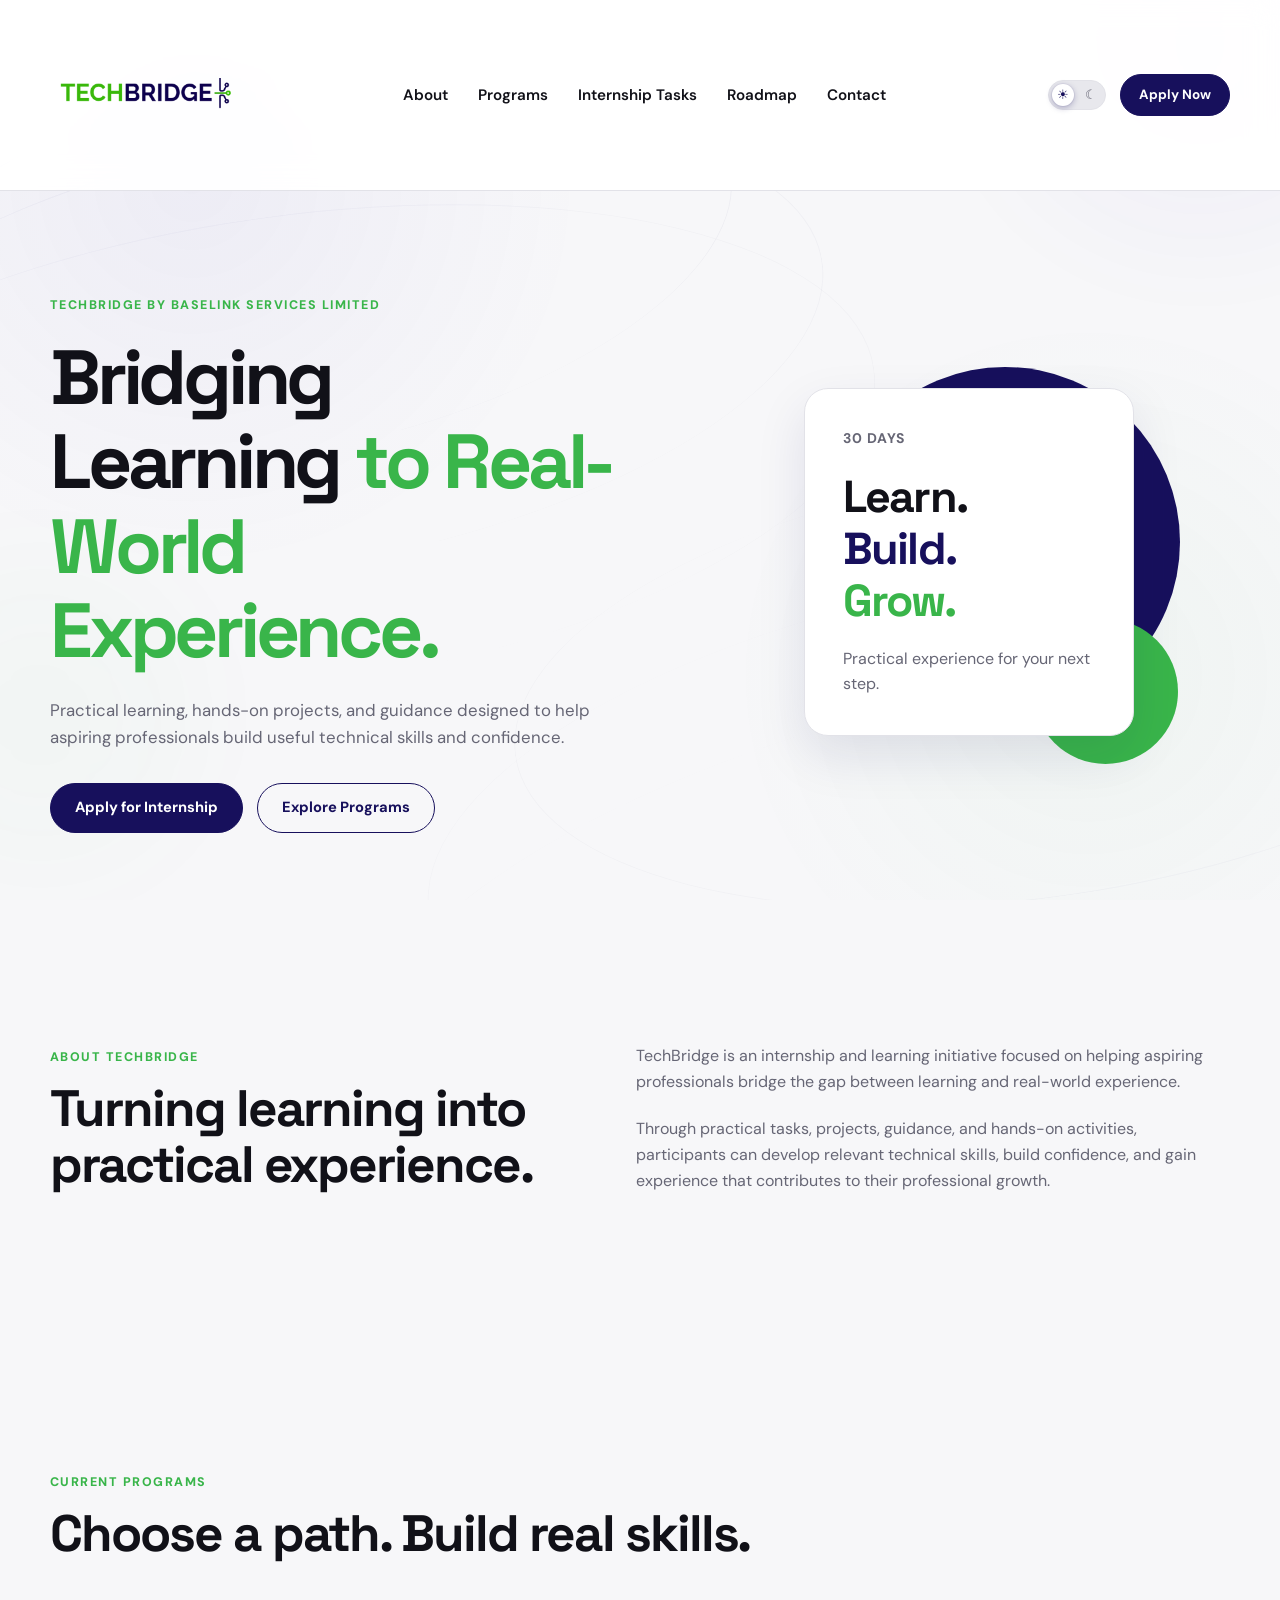
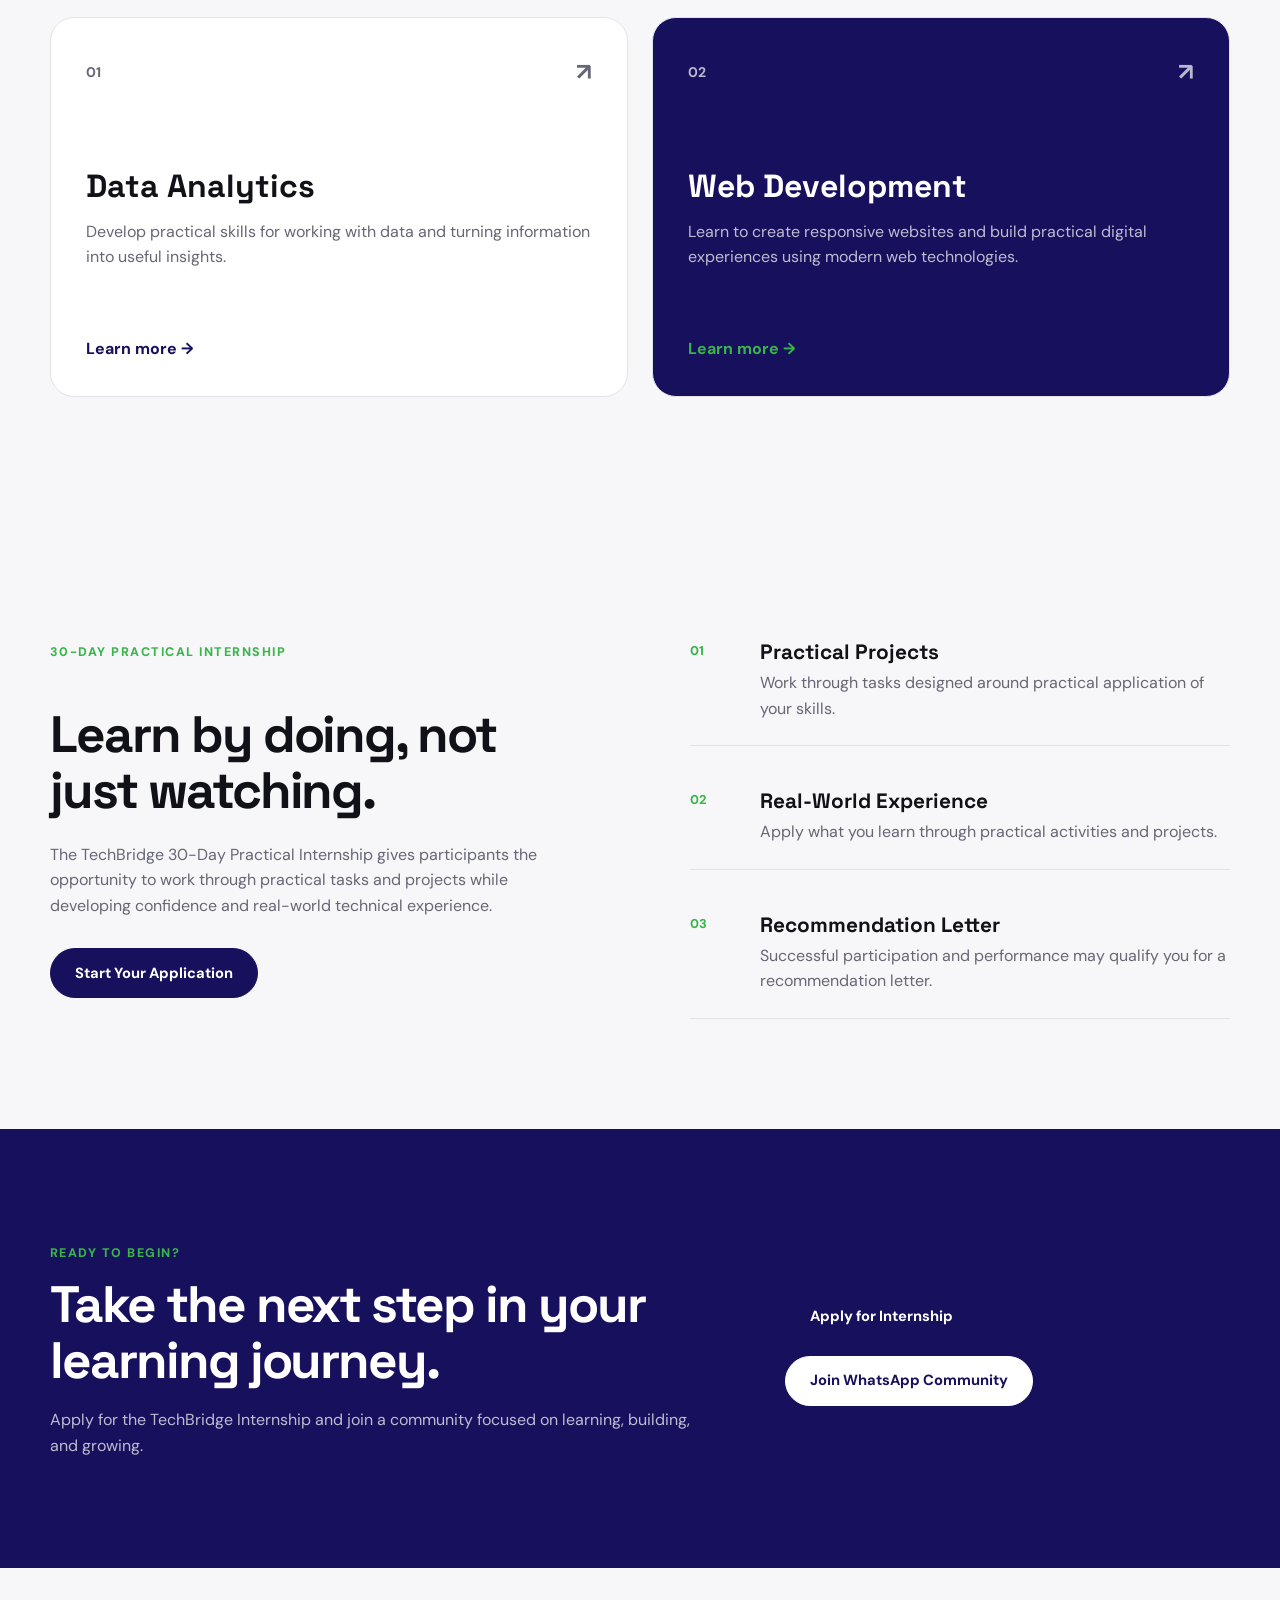
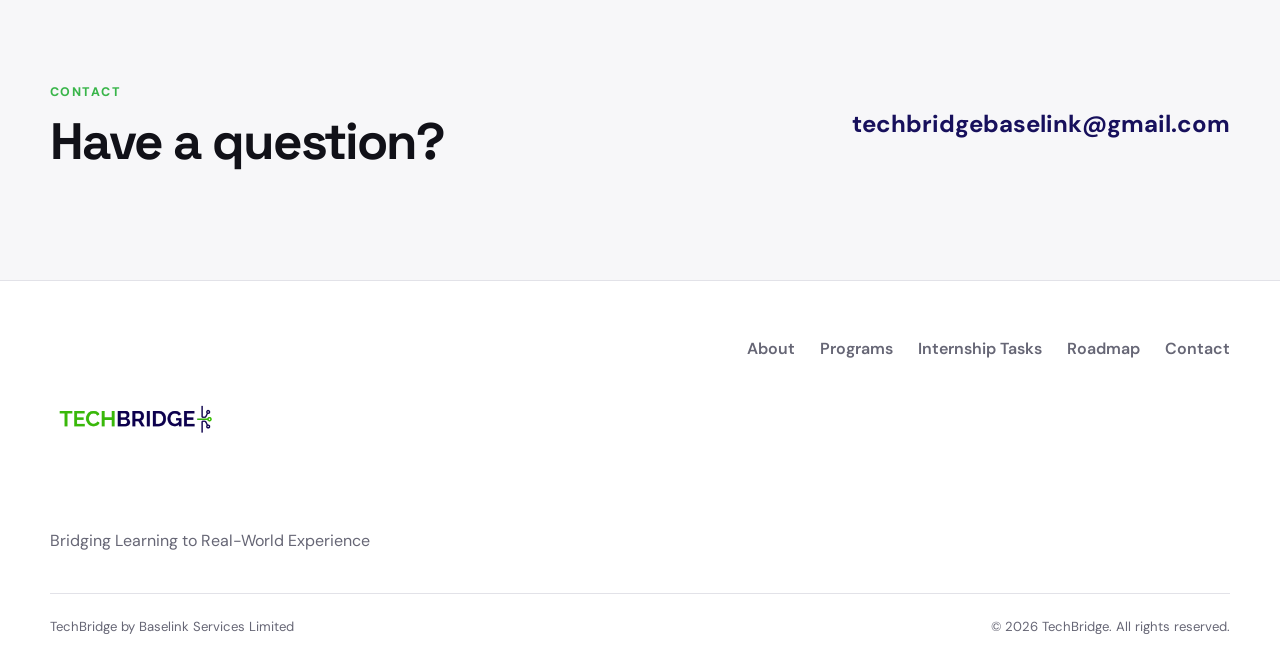
<file: index.html>
<!DOCTYPE html>
<html lang="en">
<head>
    <meta charset="UTF-8">
    <meta name="viewport" content="width=device-width, initial-scale=1.0">
    <meta name="description" content="TechBridge - Bridging Learning to Real-World Experience">
    <title>TechBridge | Real-World Learning Experience</title>


    <link rel="preconnect" href="https://fonts.googleapis.com">
    <link rel="preconnect" href="https://fonts.gstatic.com" crossorigin>
    <link href="https://fonts.googleapis.com/css2?family=DM+Sans:wght@400;500;600;700;800&family=Space+Grotesk:wght@500;600;700&display=swap" rel="stylesheet">
    <link rel="stylesheet" href="style.css">
</head>

<body>
    <!-- Premium Background -->
<div class="background-paths" aria-hidden="true">
    <span class="path path-1"></span>
    <span class="path path-2"></span>
    <span class="path path-3"></span>
    <span class="path path-4"></span>
    <span class="path path-5"></span>
    <span class="path path-6"></span>

    <span class="background-glow glow-purple"></span>
    <span class="background-glow glow-green"></span>
</div>

    <!-- Header -->
    <header class="header">
        <div class="container nav">

            <a href="index.html" class="logo">
                <img src="images/techbridge-logo.png" alt="TechBridge">
            </a>

            <nav>
                <a href="#about">About</a>
                <a href="programs.html">Programs</a>
                <a href="internship-tasks.html">Internship Tasks</a>
                <a href="internship-roadmap.html">Roadmap</a>
                <a href="#contact">Contact</a>
            </nav>

            <div class="nav-actions">

                <!-- Dark Mode Toggle -->
                <label class="theme-toggle" aria-label="Toggle dark mode">
                    <input type="checkbox" id="theme-switch">

                    <span class="toggle-slider">
                        <span class="sun">☀</span>
                        <span class="moon">☾</span>
                    </span>
                </label>

                <a
                    href="https://drive.google.com/drive/folders/1nJm-qwAUnjwTS6Gy0MjuxHRJso44QLZa?usp=drive_link&utm_source=chatgpt.com"
                    class="button button-small"
                    target="_blank"
                    rel="noopener noreferrer"
                >
                    Apply Now
                </a>

            </div>

        </div>
    </header>


    <main>

        <!-- Hero -->
        <section class="hero" id="home">

            <div class="container hero-grid">

                <div class="hero-content">

                    <p class="eyebrow">
                        TECHBRIDGE BY BASELINK SERVICES LIMITED
                    </p>

                    <h1>
                        Bridging Learning
                        <span>to Real-World Experience.</span>
                    </h1>

                    <p class="hero-description">
                        Practical learning, hands-on projects, and guidance
                        designed to help aspiring professionals build useful
                        technical skills and confidence.
                    </p>

                    <div class="hero-buttons">

                        <a
                            href="https://drive.google.com/drive/folders/1nJm-qwAUnjwTS6Gy0MjuxHRJso44QLZa?usp=drive_link&utm_source=chatgpt.com"
                            class="button"
                            target="_blank"
                            rel="noopener noreferrer"
                        >
                            Apply for Internship
                        </a>

                        <a
                            href="programs.html"
                            class="button button-outline"
                        >
                            Explore Programs
                        </a>

                    </div>

                </div>


                <div class="hero-visual">

                    <div class="hero-circle"></div>

                    <div class="hero-circle-small"></div>

                    <div class="experience-card">

                        <span class="card-label">30 DAYS</span>

                        <h2>Learn.</h2>
                        <h2>Build.</h2>
                        <h2>Grow.</h2>

                        <p>
                            Practical experience for your next step.
                        </p>

                    </div>

                </div>

            </div>

        </section>


        <!-- About -->
        <section class="about section" id="about">

            <div class="container about-grid">

                <div class="section-title">

                    <p class="eyebrow">
                        ABOUT TECHBRIDGE
                    </p>

                    <h2>
                        Turning learning into practical experience.
                    </h2>

                </div>

                <div class="about-content">

                    <p>
                        TechBridge is an internship and learning initiative
                        focused on helping aspiring professionals bridge the
                        gap between learning and real-world experience.
                    </p>

                    <p>
                        Through practical tasks, projects, guidance, and
                        hands-on activities, participants can develop relevant
                        technical skills, build confidence, and gain experience
                        that contributes to their professional growth.
                    </p>

                </div>

            </div>

        </section>


        <!-- Programs -->
        <section class="programs section" id="programs">

            <div class="container">

                <div class="section-title">

                    <p class="eyebrow">
                        CURRENT PROGRAMS
                    </p>

                    <h2>
                        Choose a path. Build real skills.
                    </h2>

                </div>


                <div class="program-grid">

                    <article class="program-card">

                        <div class="card-top">
                            <span>01</span>
                            <span class="arrow">↗</span>
                        </div>

                        <div>

                            <h3>Data Analytics</h3>

                            <p>
                                Develop practical skills for working with data
                                and turning information into useful insights.
                            </p>

                        </div>

                        <a
                            href="programs.html"
                            class="program-card-link"
                        >
                            Learn more →
                        </a>

                    </article>


                    <article class="program-card featured">

                        <div class="card-top">
                            <span>02</span>
                            <span class="arrow">↗</span>
                        </div>

                        <div>

                            <h3>Web Development</h3>

                            <p>
                                Learn to create responsive websites and build
                                practical digital experiences using modern web
                                technologies.
                            </p>

                        </div>

                        <a
                            href="programs.html"
                            class="program-card-link"
                        >
                            Learn more →
                        </a>

                    </article>

                </div>

            </div>

        </section>


        <!-- Internship -->
        <section class="internship section" id="internship">

            <div class="container internship-grid">

                <div class="internship-content">

                    <p class="eyebrow">
                        30-DAY PRACTICAL INTERNSHIP
                    </p>

                    <h2>
                        Learn by doing, not just watching.
                    </h2>

                    <p>
                        The TechBridge 30-Day Practical Internship gives
                        participants the opportunity to work through practical
                        tasks and projects while developing confidence and
                        real-world technical experience.
                    </p>

                    <a
                        href="https://drive.google.com/drive/folders/1nJm-qwAUnjwTS6Gy0MjuxHRJso44QLZa?usp=drive_link&utm_source=chatgpt.com"
                        class="button"
                        target="_blank"
                        rel="noopener noreferrer"
                    >
                        Start Your Application
                    </a>

                </div>


                <div class="benefits">

                    <div class="benefit">

                        <span>01</span>

                        <div>

                            <h3>Practical Projects</h3>

                            <p>
                                Work through tasks designed around practical
                                application of your skills.
                            </p>

                        </div>

                    </div>


                    <div class="benefit">

                        <span>02</span>

                        <div>

                            <h3>Real-World Experience</h3>

                            <p>
                                Apply what you learn through practical
                                activities and projects.
                            </p>

                        </div>

                    </div>


                    <div class="benefit">

                        <span>03</span>

                        <div>

                            <h3>Recommendation Letter</h3>

                            <p>
                                Successful participation and performance may
                                qualify you for a recommendation letter.
                            </p>

                        </div>

                    </div>

                </div>

            </div>

        </section>


        <!-- Application -->
        <section class="apply section" id="apply">

            <div class="container">

                <div class="apply-box">

                    <div>

                        <p class="eyebrow">
                            READY TO BEGIN?
                        </p>

                        <h2>
                            Take the next step in your
                            learning journey.
                        </h2>

                        <p>
                            Apply for the TechBridge Internship and join a
                            community focused on learning, building, and
                            growing.
                        </p>

                    </div>


                    <div class="hero-buttons">

                        <a
                            href="https://drive.google.com/drive/folders/1nJm-qwAUnjwTS6Gy0MjuxHRJso44QLZa?usp=drive_link&utm_source=chatgpt.com"
                            class="button"
                            target="_blank"
                            rel="noopener noreferrer"
                        >
                            Apply for Internship
                        </a>

                        <a
                            href="https://chat.whatsapp.com/DFoiANlw4hu0BIyVHku70r"
                            class="button button-white"
                            target="_blank"
                            rel="noopener noreferrer"
                        >
                            Join WhatsApp Community
                        </a>

                    </div>

                </div>

            </div>

        </section>


        <!-- Contact -->
        <section class="contact section" id="contact">

            <div class="container contact-row">

                <div>

                    <p class="eyebrow">
                        CONTACT
                    </p>

                    <h2>
                        Have a question?
                    </h2>

                </div>

                <a
                    href="mailto:techbridgebaselink@gmail.com"
                    class="email"
                >
                    techbridgebaselink@gmail.com
                </a>

            </div>

        </section>

    </main>


    <!-- Footer -->
    <footer class="footer">

        <div class="container">

            <div class="footer-content">

                <div>

                    <a href="index.html" class="logo">
                        <img
                            src="images/techbridge-logo.png"
                            alt="TechBridge"
                        >
                    </a>

                    <p>
                        Bridging Learning to Real-World Experience
                    </p>

                </div>


                <div class="footer-nav">

                    <a href="#about">About</a>
                    <a href="programs.html">Programs</a>
                    <a href="internship-tasks.html">Internship Tasks</a>
                    <a href="internship-roadmap.html">Roadmap</a>
                    <a href="#contact">Contact</a>

                </div>

            </div>


            <div class="footer-bottom">

                <p>
                    TechBridge by Baselink Services Limited
                </p>

                <p>
                    © 2026 TechBridge. All rights reserved.
                </p>

            </div>

        </div>

    </footer>

</body>
</html>
</file>
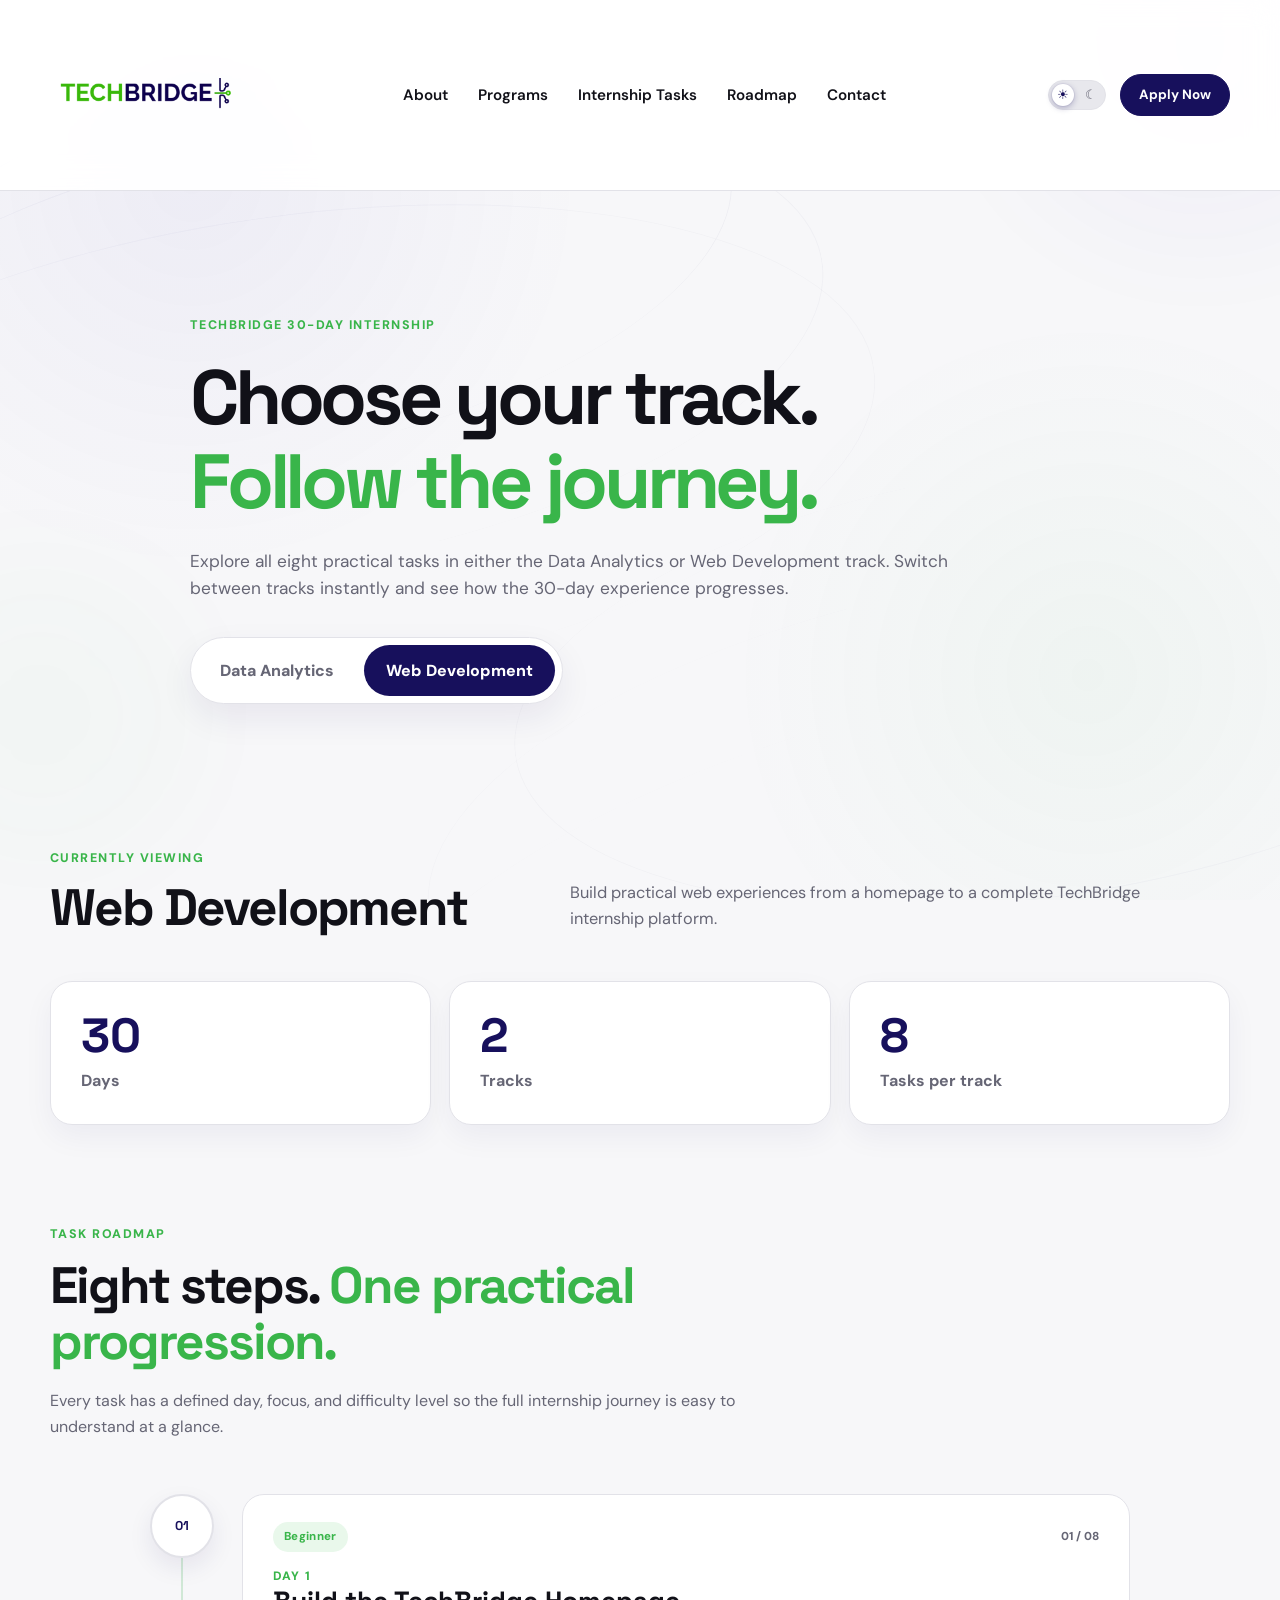
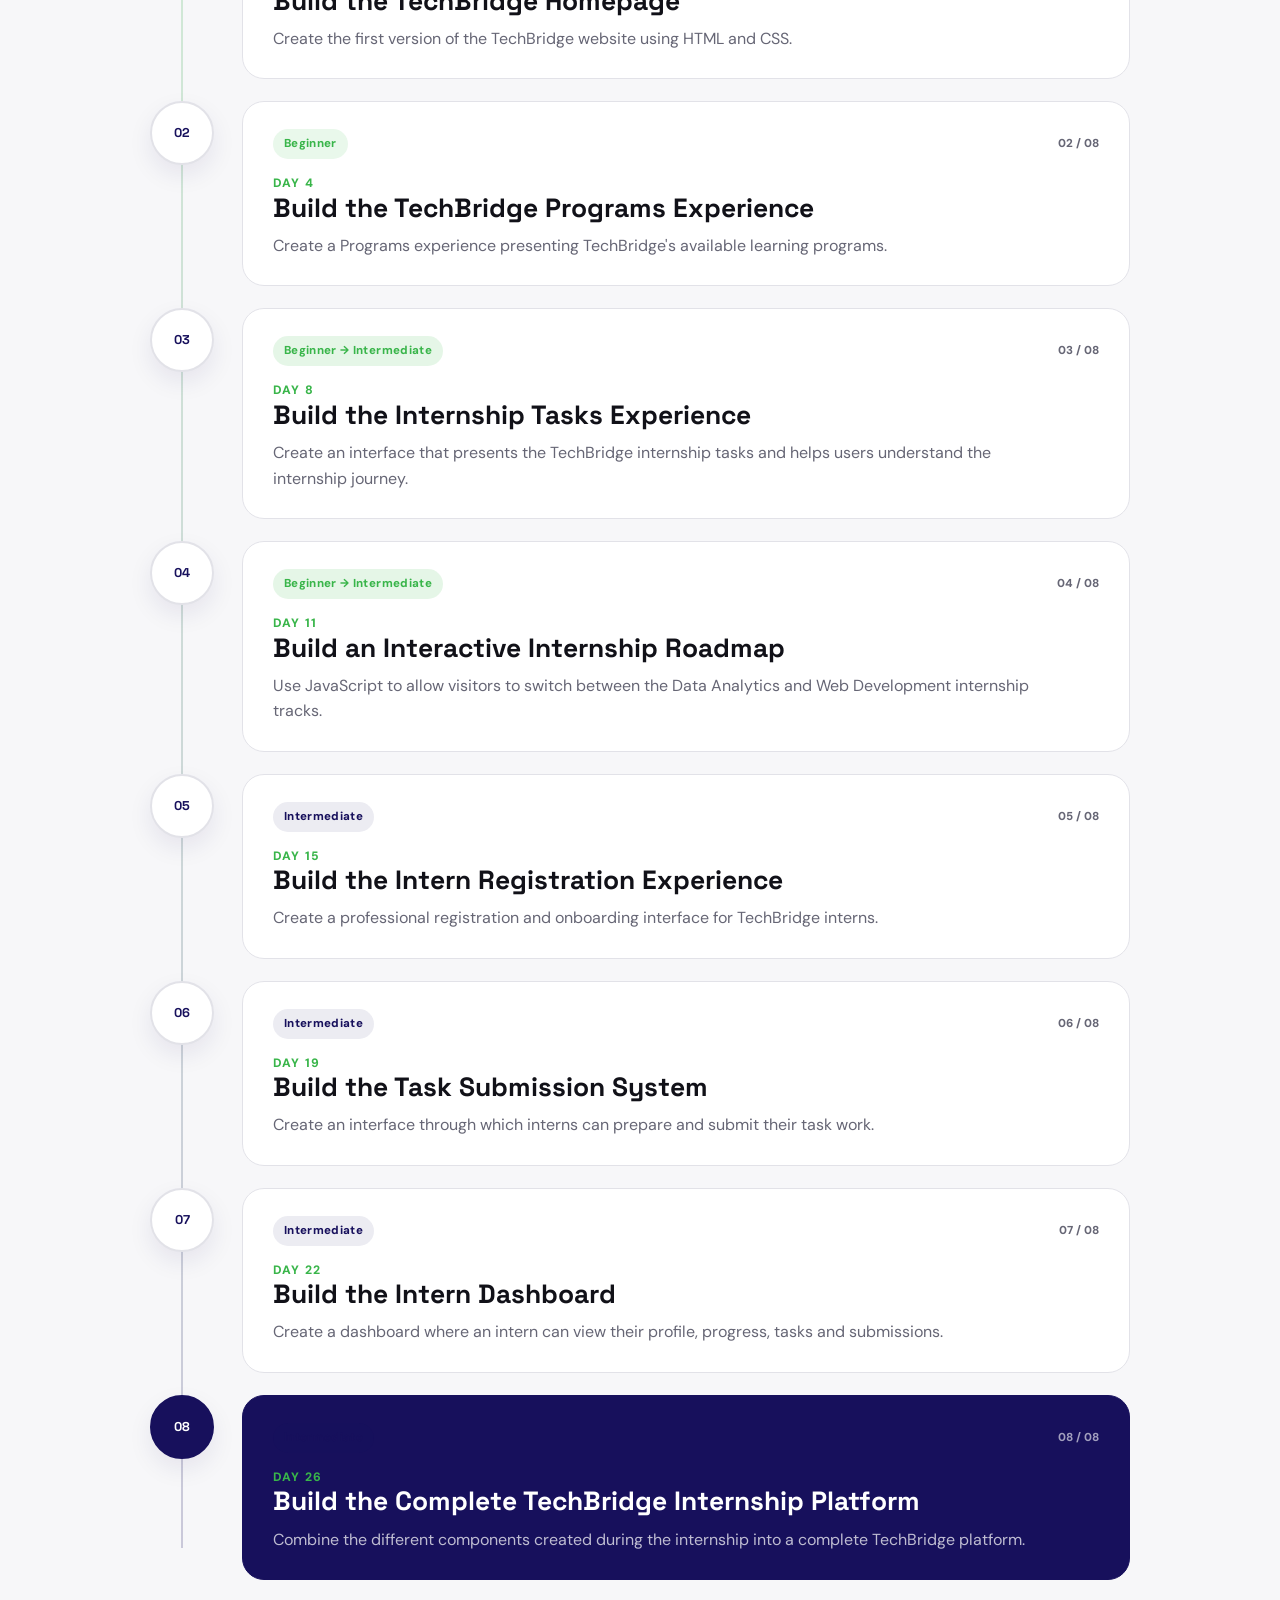
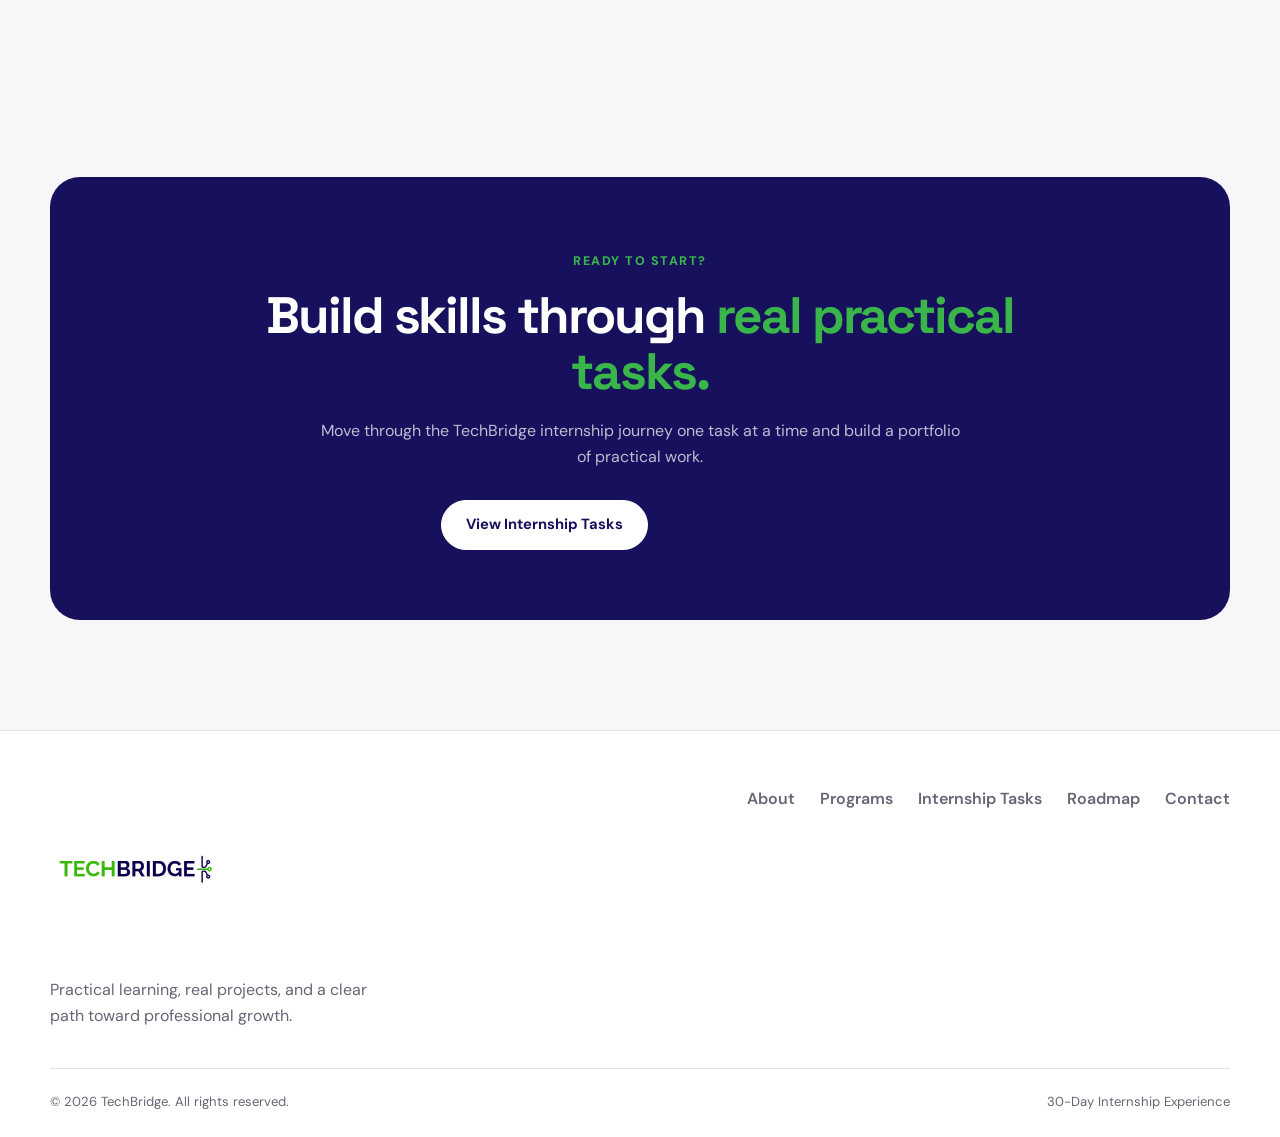
<file: internship-roadmap.html>
<!DOCTYPE html>
<html lang="en">
<head>
    <meta charset="UTF-8">
    <meta name="viewport" content="width=device-width, initial-scale=1.0">
    <meta name="description" content="Explore the interactive TechBridge 30-Day Internship roadmap for Data Analytics and Web Development.">
    <title>Internship Roadmap | TechBridge</title>
    <link rel="preconnect" href="https://fonts.googleapis.com">
    <link rel="preconnect" href="https://fonts.gstatic.com" crossorigin>
    <link href="https://fonts.googleapis.com/css2?family=DM+Sans:wght@400;500;600;700&family=Space+Grotesk:wght@500;600;700&display=swap" rel="stylesheet">
    <link rel="stylesheet" href="style.css">
</head>
<body>
    <div class="background-paths" aria-hidden="true">
        <span class="path path-1"></span>
        <span class="path path-2"></span>
        <span class="path path-3"></span>
        <span class="path path-4"></span>
        <span class="path path-5"></span>
        <span class="path path-6"></span>
        <span class="background-glow glow-purple"></span>
        <span class="background-glow glow-green"></span>
    </div>

    <header class="header">
        <div class="container nav">
            <a href="index.html" class="logo">
                <img src="images/techbridge-logo.png" alt="TechBridge">
            </a>
            <nav>
                <a href="index.html#about">About</a>
                <a href="programs.html">Programs</a>
                <a href="internship-tasks.html">Internship Tasks</a>
                <a href="internship-roadmap.html" aria-current="page">Roadmap</a>
                <a href="index.html#contact">Contact</a>
            </nav>
            <div class="nav-actions">
                <label class="theme-toggle" aria-label="Toggle dark mode">
                    <input type="checkbox" id="theme-switch">
                    <span class="toggle-slider"><span class="sun">☀</span><span class="moon">☾</span></span>
                </label>
                <a href="https://drive.google.com/drive/folders/1nJm-qwAUnjwTS6Gy0MjuxHRJso44QLZa?usp=drive_link&utm_source=chatgpt.com" class="button button-small" target="_blank" rel="noopener noreferrer">Apply Now</a>
            </div>
        </div>
    </header>

    <main>
        <section class="roadmap-hero">
            <div class="container roadmap-hero-content">
                <span class="eyebrow">TECHBRIDGE 30-DAY INTERNSHIP</span>
                <h1>Choose your track.<br><span>Follow the journey.</span></h1>
                <p>Explore all eight practical tasks in either the Data Analytics or Web Development track. Switch between tracks instantly and see how the 30-day experience progresses.</p>

                <div class="track-switcher" role="tablist" aria-label="Internship tracks">
                    <button class="track-button" type="button" data-track="dataAnalytics" role="tab" aria-selected="false">Data Analytics</button>
                    <button class="track-button active" type="button" data-track="webDevelopment" role="tab" aria-selected="true">Web Development</button>
                </div>
            </div>
        </section>

        <section class="section roadmap-section">
            <div class="container">
                <div class="roadmap-current">
                    <div>
                        <span class="eyebrow">CURRENTLY VIEWING</span>
                        <h2 id="track-title">Web Development</h2>
                    </div>
                    <p id="track-description">Build practical web experiences from a homepage to a complete TechBridge internship platform.</p>
                </div>

                <div class="journey-stats roadmap-stats">
                    <div class="journey-stat"><strong>30</strong><span>Days</span></div>
                    <div class="journey-stat"><strong>2</strong><span>Tracks</span></div>
                    <div class="journey-stat"><strong>8</strong><span>Tasks per track</span></div>
                </div>

                <div class="roadmap-intro">
                    <span class="eyebrow">TASK ROADMAP</span>
                    <h2>Eight steps. <span>One practical progression.</span></h2>
                    <p>Every task has a defined day, focus, and difficulty level so the full internship journey is easy to understand at a glance.</p>
                </div>

                <div id="task-list" class="interactive-roadmap" aria-live="polite"></div>
            </div>
        </section>

        <section class="section roadmap-cta">
            <div class="container">
                <div class="journey-cta-box">
                    <span class="eyebrow">READY TO START?</span>
                    <h2>Build skills through <span>real practical tasks.</span></h2>
                    <p>Move through the TechBridge internship journey one task at a time and build a portfolio of practical work.</p>
                    <div class="hero-buttons">
                        <a href="internship-tasks.html" class="button button-white">View Internship Tasks</a>
                        <a href="programs.html" class="button button-outline">Explore Programs</a>
                    </div>
                </div>
            </div>
        </section>
    </main>

    <footer class="footer">
        <div class="container">
            <div class="footer-content">
                <div>
                    <a href="index.html" class="logo"><img src="images/techbridge-logo.png" alt="TechBridge"></a>
                    <p>Practical learning, real projects, and a clear path toward professional growth.</p>
                </div>
                <div class="footer-nav">
                    <a href="index.html#about">About</a>
                    <a href="programs.html">Programs</a>
                    <a href="internship-tasks.html">Internship Tasks</a>
                    <a href="internship-roadmap.html">Roadmap</a>
                    <a href="index.html#contact">Contact</a>
                </div>
            </div>
            <div class="footer-bottom">
                <p>© 2026 TechBridge. All rights reserved.</p>
                <p>30-Day Internship Experience</p>
            </div>
        </div>
    </footer>

    <script src="script.js"></script>
</body>
</html>
</file>
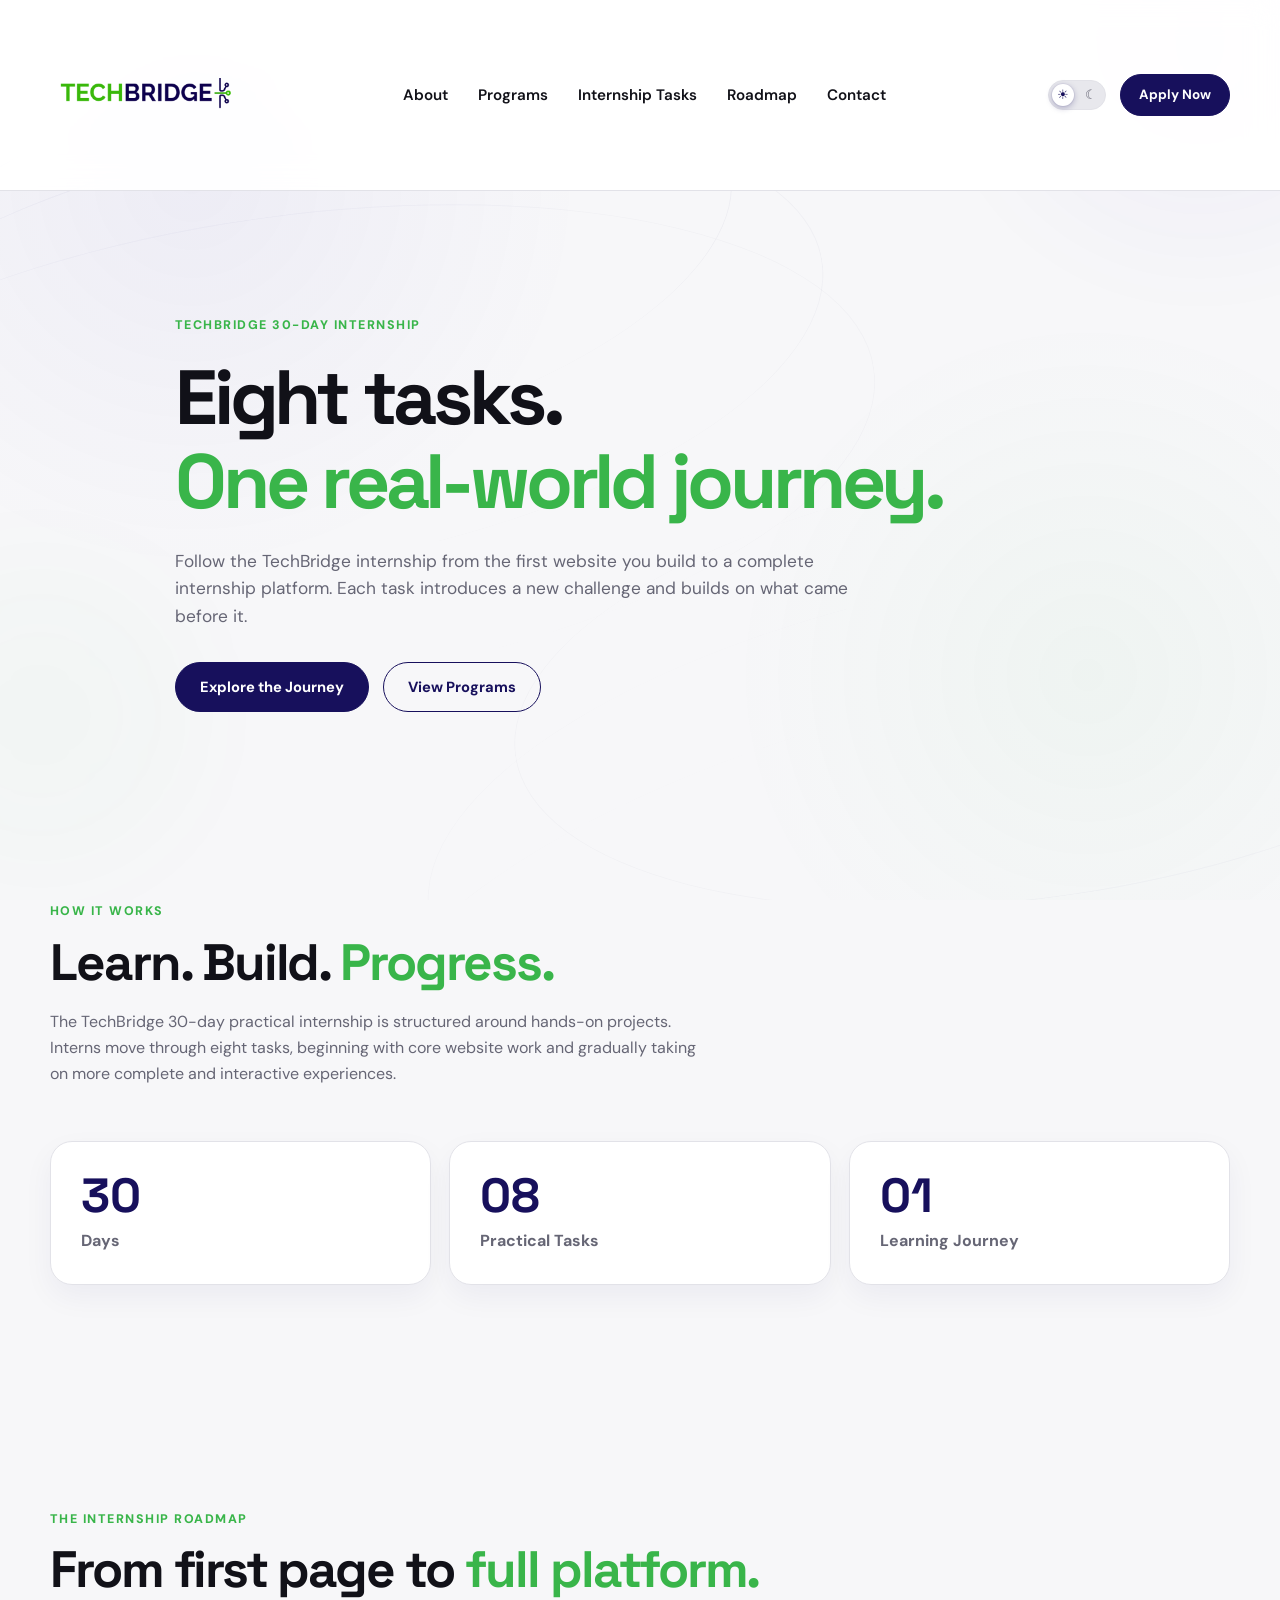
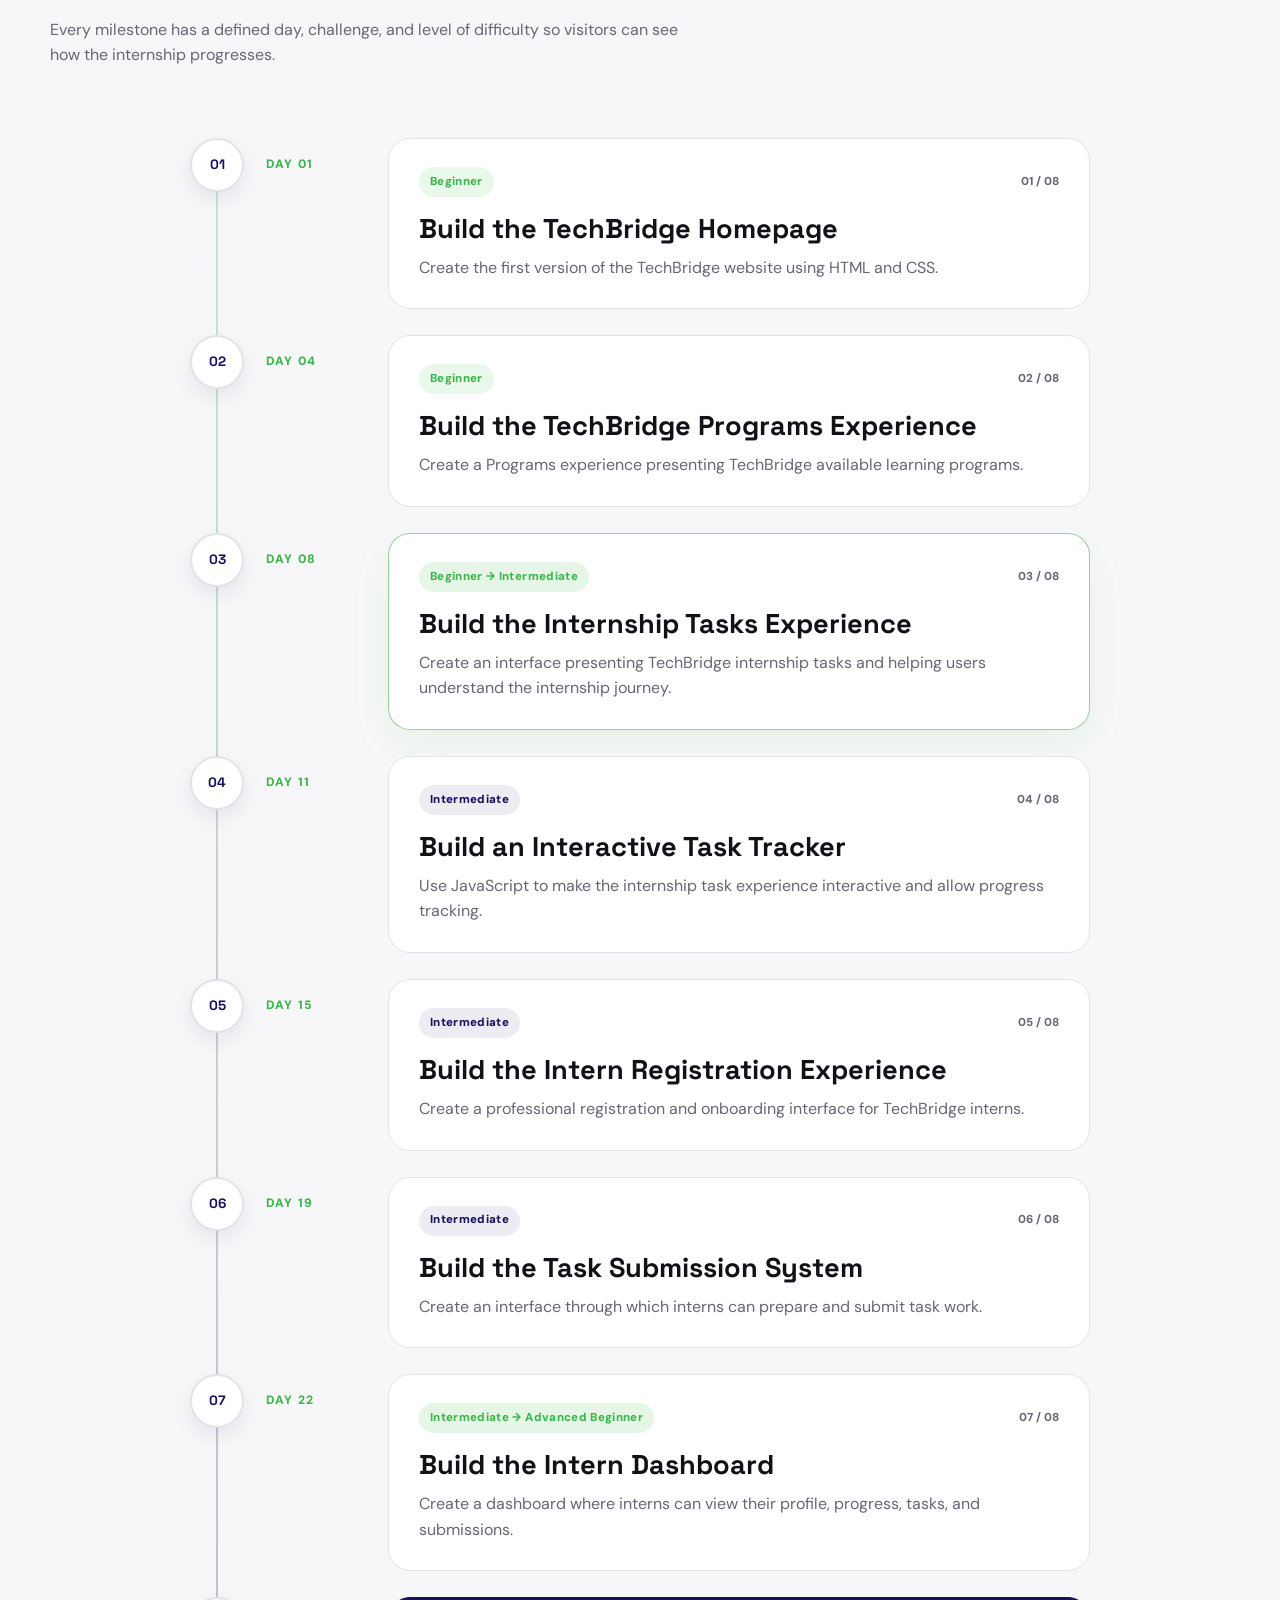
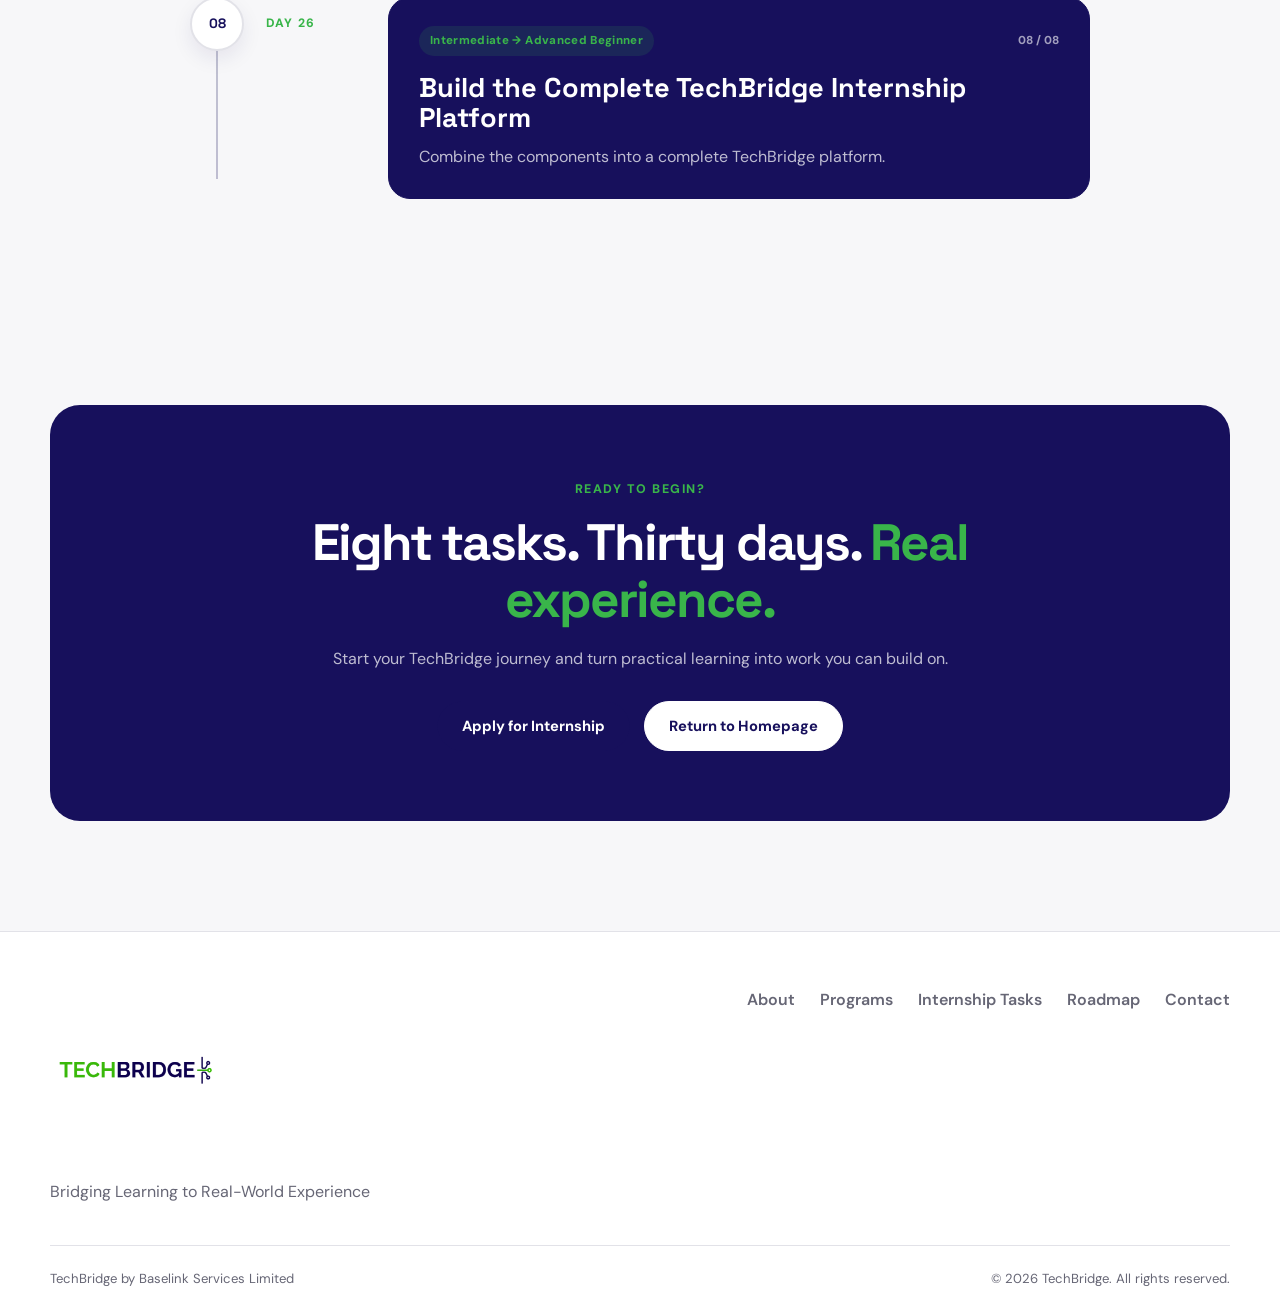
<file: internship-tasks.html>
<!DOCTYPE html>
<html lang="en">
<head>
    <meta charset="UTF-8">
    <meta name="viewport" content="width=device-width, initial-scale=1.0">
    <meta name="description" content="Explore the eight practical tasks in the TechBridge 30-Day Internship.">
    <title>Internship Tasks | TechBridge</title>
    <link rel="preconnect" href="https://fonts.googleapis.com">
    <link rel="preconnect" href="https://fonts.gstatic.com" crossorigin>
    <link href="https://fonts.googleapis.com/css2?family=DM+Sans:wght@400;500;600;700;800&family=Space+Grotesk:wght@500;600;700&display=swap" rel="stylesheet">
    <link rel="stylesheet" href="style.css">
</head>
<body>
    <div class="background-paths" aria-hidden="true">
        <span class="path path-1"></span>
        <span class="path path-2"></span>
        <span class="path path-3"></span>
        <span class="path path-4"></span>
        <span class="path path-5"></span>
        <span class="path path-6"></span>
        <span class="background-glow glow-purple"></span>
        <span class="background-glow glow-green"></span>
    </div>

    <header class="header">
        <div class="container nav">
            <a href="index.html" class="logo">
                <img src="images/techbridge-logo.png" alt="TechBridge">
            </a>
            <nav>
                <a href="index.html#about">About</a>
                <a href="programs.html">Programs</a>
                <a href="internship-tasks.html">Internship Tasks</a>
                <a href="internship-roadmap.html">Roadmap</a>
                <a href="index.html#contact">Contact</a>
            </nav>
            <div class="nav-actions">
                <label class="theme-toggle" aria-label="Toggle dark mode">
                    <input type="checkbox" id="theme-switch">
                    <span class="toggle-slider"><span class="sun">☀</span><span class="moon">☾</span></span>
                </label>
                <a href="https://drive.google.com/drive/folders/1nJm-qwAUnjwTS6Gy0MjuxHRJso44QLZa?usp=drive_link&utm_source=chatgpt.com" class="button button-small" target="_blank" rel="noopener noreferrer">Apply Now</a>
            </div>
        </div>
    </header>

    <main>
        <section class="tasks-hero">
            <div class="container tasks-hero-content">
                <span class="eyebrow">TECHBRIDGE 30-DAY INTERNSHIP</span>
                <h1>Eight tasks.<br><span>One real-world journey.</span></h1>
                <p>Follow the TechBridge internship from the first website you build to a complete internship platform. Each task introduces a new challenge and builds on what came before it.</p>
                <div class="hero-buttons">
                    <a href="#task-roadmap" class="button">Explore the Journey</a>
                    <a href="programs.html" class="button button-outline">View Programs</a>
                </div>
            </div>
        </section>

        <section class="journey-overview section">
            <div class="container">
                <div class="section-title">
                    <span class="eyebrow">HOW IT WORKS</span>
                    <h2>Learn. Build. <span>Progress.</span></h2>
                    <p>The TechBridge 30-day practical internship is structured around hands-on projects. Interns move through eight tasks, beginning with core website work and gradually taking on more complete and interactive experiences.</p>
                </div>
                <div class="journey-stats">
                    <div class="journey-stat"><strong>30</strong><span>Days</span></div>
                    <div class="journey-stat"><strong>08</strong><span>Practical Tasks</span></div>
                    <div class="journey-stat"><strong>01</strong><span>Learning Journey</span></div>
                </div>
            </div>
        </section>

        <section class="task-roadmap section" id="task-roadmap">
            <div class="container">
                <div class="section-title roadmap-heading">
                    <span class="eyebrow">THE INTERNSHIP ROADMAP</span>
                    <h2>From first page to <span>full platform.</span></h2>
                    <p>Every milestone has a defined day, challenge, and level of difficulty so visitors can see how the internship progresses.</p>
                </div>

                <div class="timeline">
                    <article class="task-card">
                        <div class="task-marker"><span>01</span></div>
                        <div class="task-day">DAY 01</div>
                        <div class="task-card-body">
                            <div class="task-card-top"><span class="difficulty beginner">Beginner</span><span class="task-index">01 / 08</span></div>
                            <h3>Build the TechBridge Homepage</h3>
                            <p>Create the first version of the TechBridge website using HTML and CSS.</p>
                        </div>
                    </article>

                    <article class="task-card">
                        <div class="task-marker"><span>02</span></div>
                        <div class="task-day">DAY 04</div>
                        <div class="task-card-body">
                            <div class="task-card-top"><span class="difficulty beginner">Beginner</span><span class="task-index">02 / 08</span></div>
                            <h3>Build the TechBridge Programs Experience</h3>
                            <p>Create a Programs experience presenting TechBridge available learning programs.</p>
                        </div>
                    </article>

                    <article class="task-card active-task">
                        <div class="task-marker"><span>03</span></div>
                        <div class="task-day">DAY 08</div>
                        <div class="task-card-body">
                            <div class="task-card-top"><span class="difficulty rising">Beginner → Intermediate</span><span class="task-index">03 / 08</span></div>
                            <h3>Build the Internship Tasks Experience</h3>
                            <p>Create an interface presenting TechBridge internship tasks and helping users understand the internship journey.</p>
                        </div>
                    </article>

                    <article class="task-card">
                        <div class="task-marker"><span>04</span></div>
                        <div class="task-day">DAY 11</div>
                        <div class="task-card-body">
                            <div class="task-card-top"><span class="difficulty intermediate">Intermediate</span><span class="task-index">04 / 08</span></div>
                            <h3>Build an Interactive Task Tracker</h3>
                            <p>Use JavaScript to make the internship task experience interactive and allow progress tracking.</p>
                        </div>
                    </article>

                    <article class="task-card">
                        <div class="task-marker"><span>05</span></div>
                        <div class="task-day">DAY 15</div>
                        <div class="task-card-body">
                            <div class="task-card-top"><span class="difficulty intermediate">Intermediate</span><span class="task-index">05 / 08</span></div>
                            <h3>Build the Intern Registration Experience</h3>
                            <p>Create a professional registration and onboarding interface for TechBridge interns.</p>
                        </div>
                    </article>

                    <article class="task-card">
                        <div class="task-marker"><span>06</span></div>
                        <div class="task-day">DAY 19</div>
                        <div class="task-card-body">
                            <div class="task-card-top"><span class="difficulty intermediate">Intermediate</span><span class="task-index">06 / 08</span></div>
                            <h3>Build the Task Submission System</h3>
                            <p>Create an interface through which interns can prepare and submit task work.</p>
                        </div>
                    </article>

                    <article class="task-card">
                        <div class="task-marker"><span>07</span></div>
                        <div class="task-day">DAY 22</div>
                        <div class="task-card-body">
                            <div class="task-card-top"><span class="difficulty advanced">Intermediate → Advanced Beginner</span><span class="task-index">07 / 08</span></div>
                            <h3>Build the Intern Dashboard</h3>
                            <p>Create a dashboard where interns can view their profile, progress, tasks, and submissions.</p>
                        </div>
                    </article>

                    <article class="task-card final-task">
                        <div class="task-marker"><span>08</span></div>
                        <div class="task-day">DAY 26</div>
                        <div class="task-card-body">
                            <div class="task-card-top"><span class="difficulty advanced">Intermediate → Advanced Beginner</span><span class="task-index">08 / 08</span></div>
                            <h3>Build the Complete TechBridge Internship Platform</h3>
                            <p>Combine the components into a complete TechBridge platform.</p>
                        </div>
                    </article>
                </div>
            </div>
        </section>

        <section class="journey-cta section">
            <div class="container">
                <div class="journey-cta-box">
                    <span class="eyebrow">READY TO BEGIN?</span>
                    <h2>Eight tasks. Thirty days. <span>Real experience.</span></h2>
                    <p>Start your TechBridge journey and turn practical learning into work you can build on.</p>
                    <div class="hero-buttons">
                        <a href="https://drive.google.com/drive/folders/1nJm-qwAUnjwTS6Gy0MjuxHRJso44QLZa?usp=drive_link&utm_source=chatgpt.com" class="button" target="_blank" rel="noopener noreferrer">Apply for Internship</a>
                        <a href="index.html" class="button button-white">Return to Homepage</a>
                    </div>
                </div>
            </div>
        </section>
    </main>

    <footer class="footer">
        <div class="container">
            <div class="footer-content">
                <div>
                    <a href="index.html" class="logo"><img src="images/techbridge-logo.png" alt="TechBridge"></a>
                    <p>Bridging Learning to Real-World Experience</p>
                </div>
                <div class="footer-nav">
                    <a href="index.html#about">About</a>
                    <a href="programs.html">Programs</a>
                    <a href="internship-tasks.html">Internship Tasks</a>
                    <a href="internship-roadmap.html">Roadmap</a>
                    <a href="index.html#contact">Contact</a>
                </div>
            </div>
            <div class="footer-bottom">
                <p>TechBridge by Baselink Services Limited</p>
                <p>© 2026 TechBridge. All rights reserved.</p>
            </div>
        </div>
    </footer>
</body>
</html>
</file>
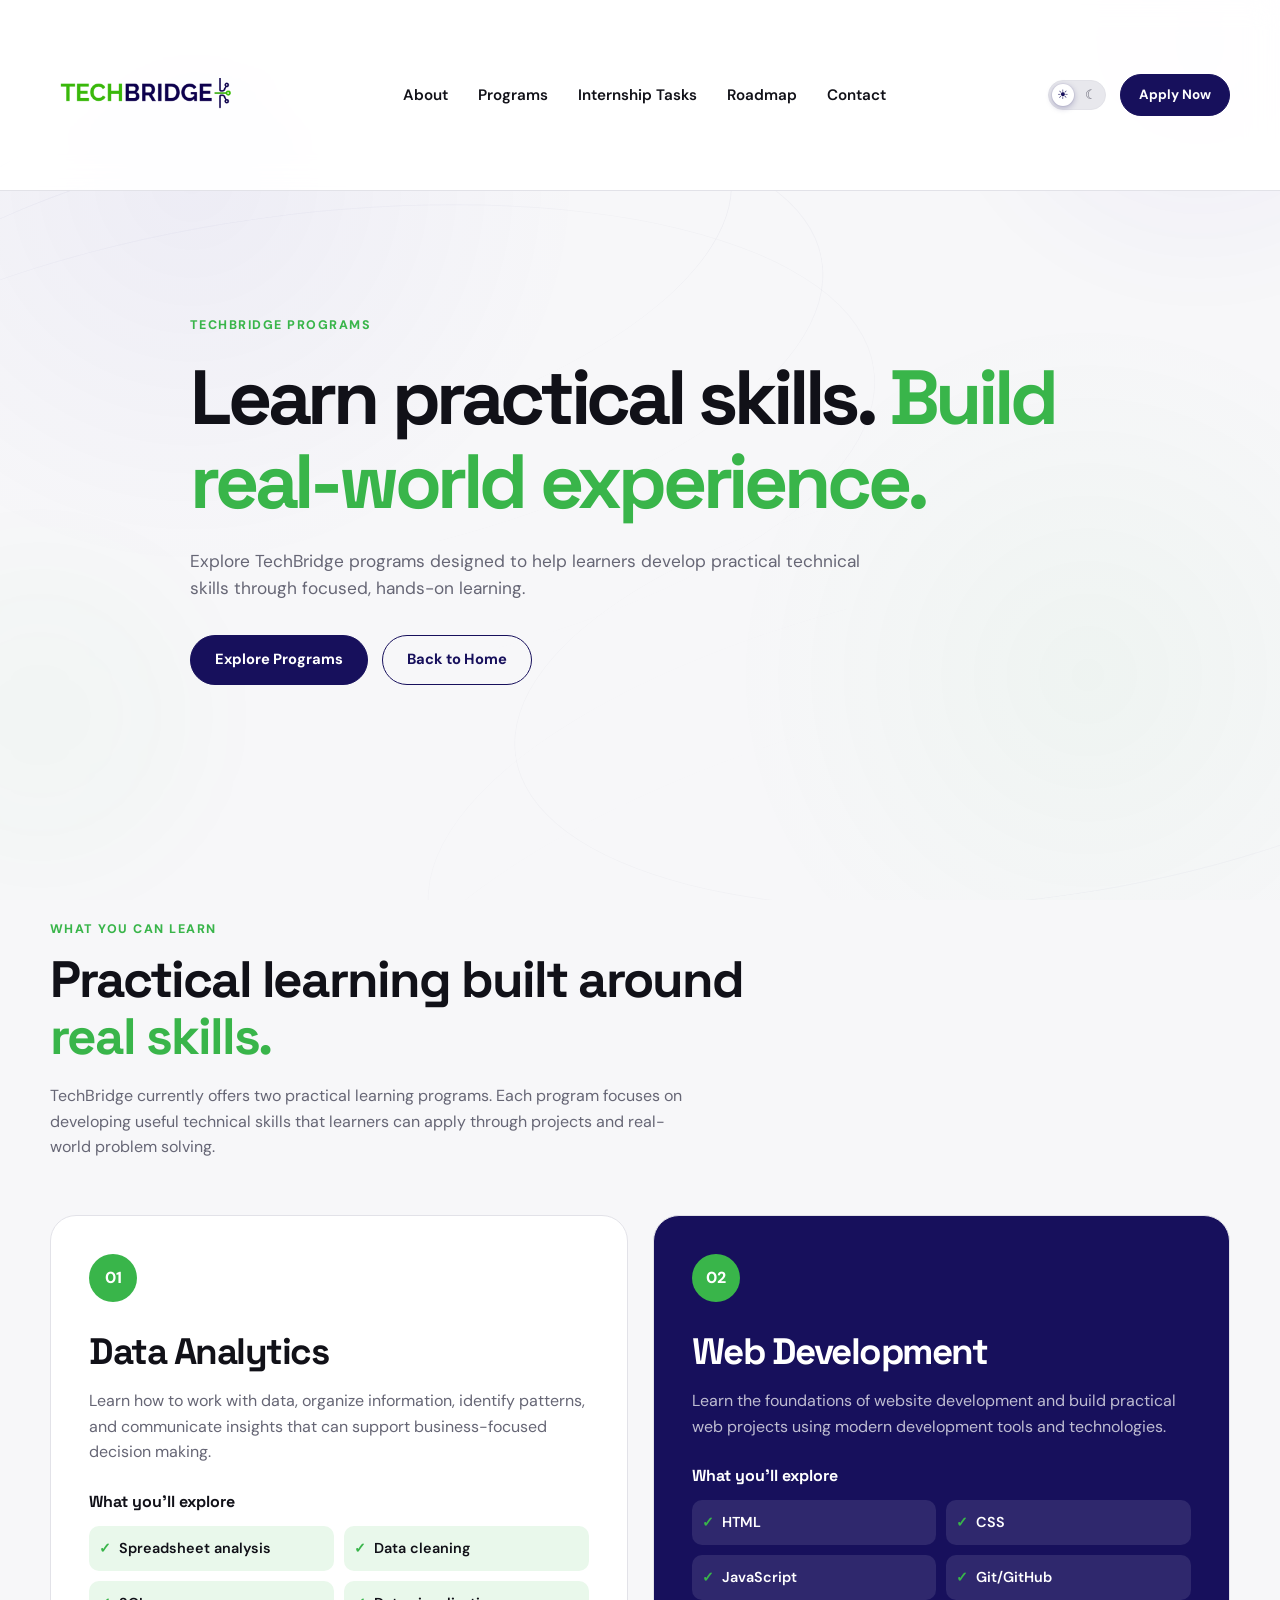
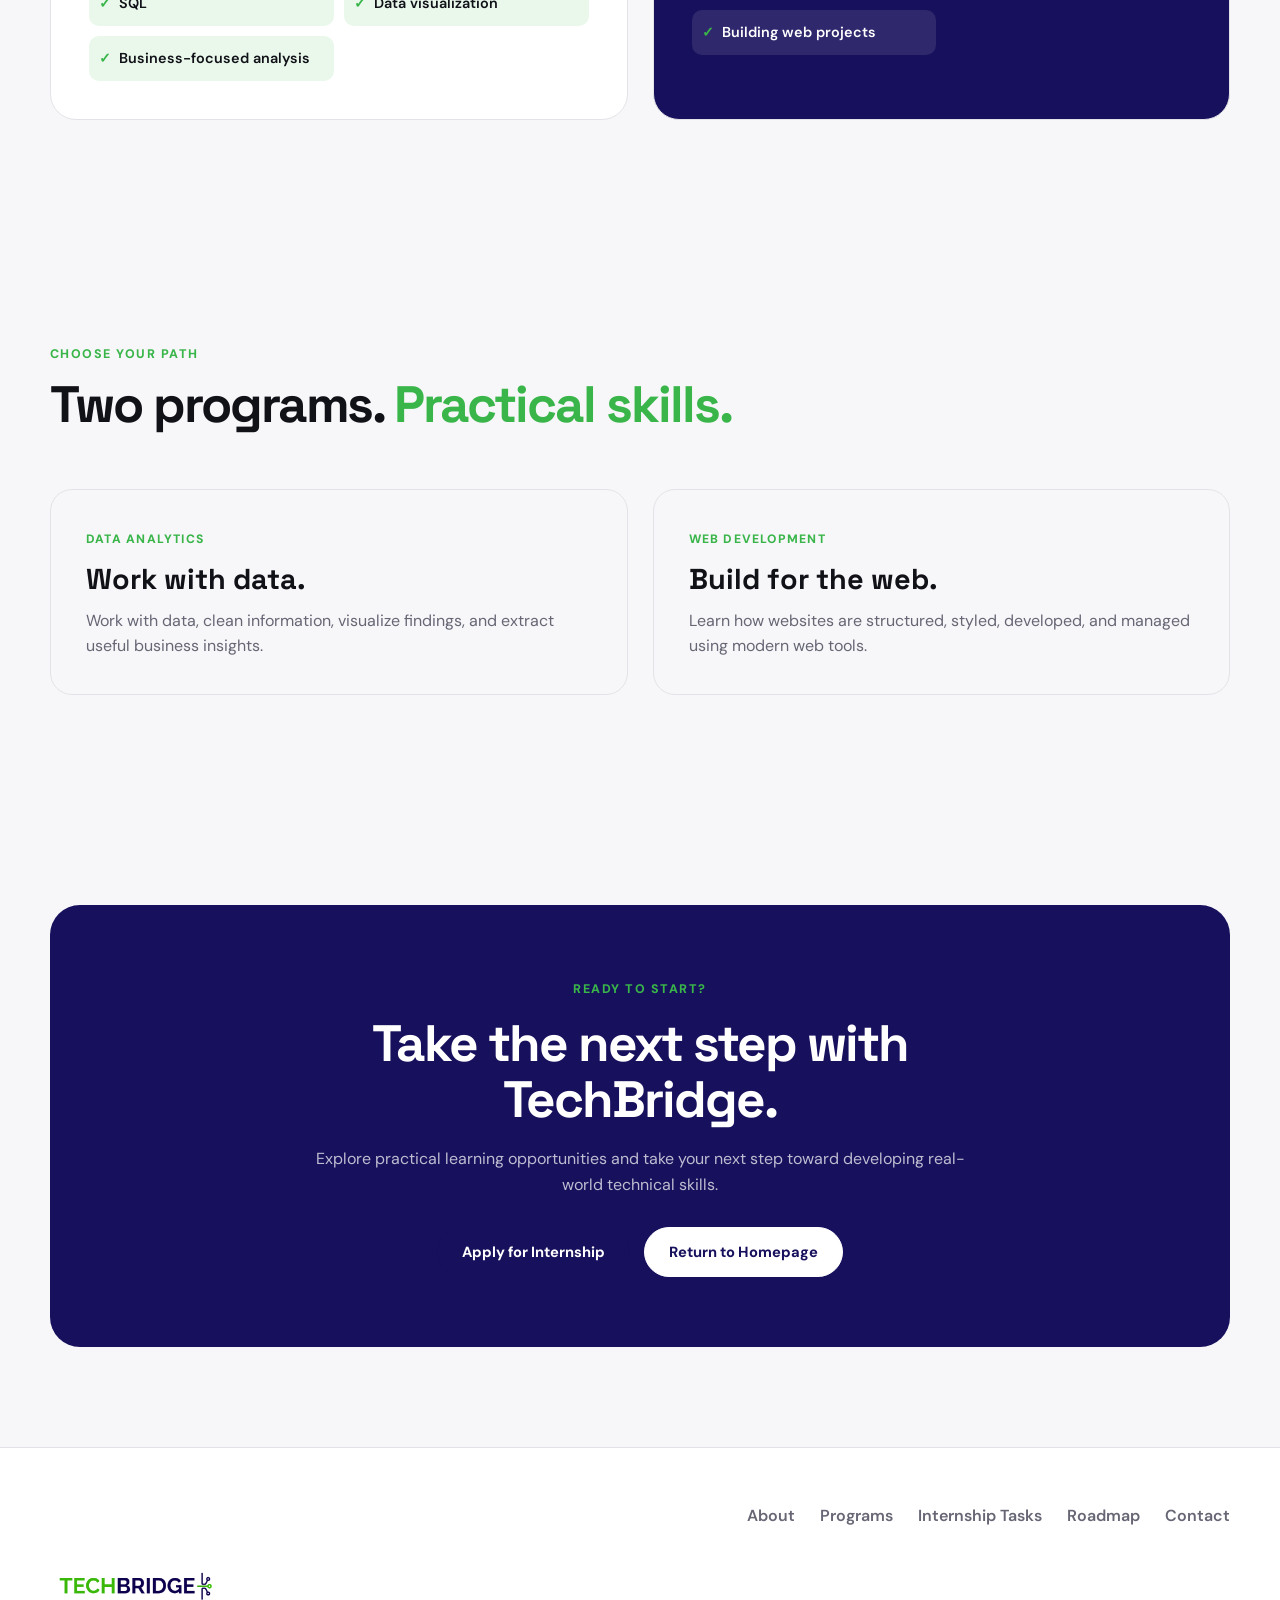
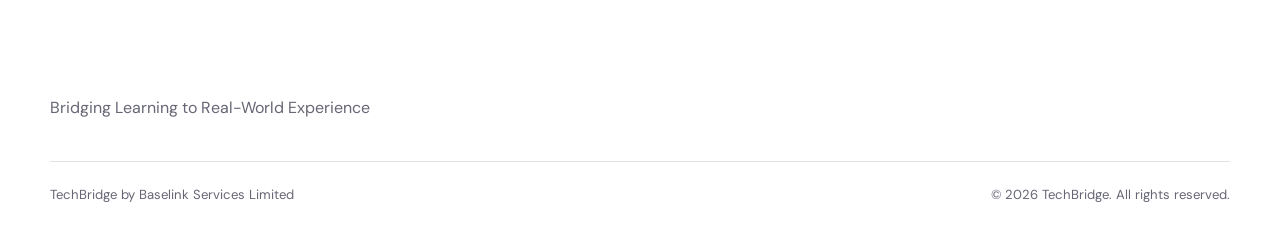
<file: programs.html>
<!DOCTYPE html>
<html lang="en">
<head>

    <meta charset="UTF-8">
    <meta name="viewport" content="width=device-width, initial-scale=1.0">

    <meta
        name="description"
        content="Explore TechBridge Data Analytics and Web Development programs."
    >

    <title>Programs | TechBridge</title>


    <link rel="preconnect" href="https://fonts.googleapis.com">
    <link rel="preconnect" href="https://fonts.gstatic.com" crossorigin>
    <link href="https://fonts.googleapis.com/css2?family=DM+Sans:wght@400;500;600;700;800&family=Space+Grotesk:wght@500;600;700&display=swap" rel="stylesheet">
    <link rel="stylesheet" href="style.css">

</head>


<body>
    <!-- Premium Background -->
<div class="background-paths" aria-hidden="true">
    <span class="path path-1"></span>
    <span class="path path-2"></span>
    <span class="path path-3"></span>
    <span class="path path-4"></span>
    <span class="path path-5"></span>
    <span class="path path-6"></span>

    <span class="background-glow glow-purple"></span>
    <span class="background-glow glow-green"></span>
</div>

    <!-- Header -->
    <header class="header">

        <div class="container nav">

            <a href="index.html" class="logo">
                <img src="images/techbridge-logo.png" alt="TechBridge">
            </a>


            <nav>

                <a href="index.html#about">About</a>

                <a href="programs.html">Programs</a>

                <a href="internship-tasks.html">Internship Tasks</a>
                <a href="internship-roadmap.html">Roadmap</a>

                <a href="index.html#contact">Contact</a>

            </nav>


            <div class="nav-actions">

                <label
                    class="theme-toggle"
                    aria-label="Toggle dark mode"
                >

                    <input
                        type="checkbox"
                        id="theme-switch"
                    >

                    <span class="toggle-slider">

                        <span class="sun">☀</span>

                        <span class="moon">☾</span>

                    </span>

                </label>


                <a
                    href="https://drive.google.com/drive/folders/1nJm-qwAUnjwTS6Gy0MjuxHRJso44QLZa?usp=drive_link&utm_source=chatgpt.com"
                    class="button button-small"
                    target="_blank"
                    rel="noopener noreferrer"
                >
                    Apply Now
                </a>

            </div>

        </div>

    </header>


    <main>

        <!-- Programs Hero -->
        <section class="programs-hero">

            <div class="container programs-hero-content">

                <span class="eyebrow">
                    TECHBRIDGE PROGRAMS
                </span>

                <h1>
                    Learn practical skills.
                    <span>Build real-world experience.</span>
                </h1>

                <p>
                    Explore TechBridge programs designed to help learners
                    develop practical technical skills through focused,
                    hands-on learning.
                </p>


                <div class="hero-buttons">

                    <a
                        href="#programs-list"
                        class="button"
                    >
                        Explore Programs
                    </a>

                    <a
                        href="index.html"
                        class="button button-outline"
                    >
                        Back to Home
                    </a>

                </div>

            </div>

        </section>


        <!-- Programs Overview -->
        <section class="programs-overview">

            <div class="container">

                <div class="section-title">

                    <span class="eyebrow">
                        WHAT YOU CAN LEARN
                    </span>

                    <h2>
                        Practical learning built around
                        <span>real skills.</span>
                    </h2>

                    <p>
                        TechBridge currently offers two practical learning
                        programs. Each program focuses on developing useful
                        technical skills that learners can apply through
                        projects and real-world problem solving.
                    </p>

                </div>


                <!-- Program Cards -->
                <div
                    class="programs-overview-grid"
                    id="programs-list"
                >

                    <!-- Data Analytics -->
                    <article class="program-detail-card">

                        <div class="program-detail-top">

                            <div class="program-detail-number">
                                01
                            </div>

                        </div>


                        <h2>
                            Data Analytics
                        </h2>

                        <p>
                            Learn how to work with data, organize information,
                            identify patterns, and communicate insights that
                            can support business-focused decision making.
                        </p>


                        <h3 class="skills-title">
                            What you'll explore
                        </h3>


                        <ul class="skills-list">

                            <li>
                                Spreadsheet analysis
                            </li>

                            <li>
                                Data cleaning
                            </li>

                            <li>
                                SQL
                            </li>

                            <li>
                                Data visualization
                            </li>

                            <li>
                                Business-focused analysis
                            </li>

                        </ul>

                    </article>


                    <!-- Web Development -->
                    <article class="program-detail-card featured">

                        <div class="program-detail-top">

                            <div class="program-detail-number">
                                02
                            </div>

                        </div>


                        <h2>
                            Web Development
                        </h2>

                        <p>
                            Learn the foundations of website development and
                            build practical web projects using modern
                            development tools and technologies.
                        </p>


                        <h3 class="skills-title">
                            What you'll explore
                        </h3>


                        <ul class="skills-list">

                            <li>
                                HTML
                            </li>

                            <li>
                                CSS
                            </li>

                            <li>
                                JavaScript
                            </li>

                            <li>
                                Git/GitHub
                            </li>

                            <li>
                                Building web projects
                            </li>

                        </ul>

                    </article>

                </div>

            </div>

        </section>


        <!-- Program Difference -->
        <section class="program-difference">

            <div class="container">

                <div class="section-title">

                    <span class="eyebrow">
                        CHOOSE YOUR PATH
                    </span>

                    <h2>
                        Two programs.
                        <span>Practical skills.</span>
                    </h2>

                </div>


                <div class="difference-grid">

                    <div class="difference-card">

                        <span class="difference-label">
                            DATA ANALYTICS
                        </span>

                        <h3>
                            Work with data.
                        </h3>

                        <p>
                            Work with data, clean information, visualize
                            findings, and extract useful business insights.
                        </p>

                    </div>


                    <div class="difference-card">

                        <span class="difference-label">
                            WEB DEVELOPMENT
                        </span>

                        <h3>
                            Build for the web.
                        </h3>

                        <p>
                            Learn how websites are structured, styled,
                            developed, and managed using modern web tools.
                        </p>

                    </div>

                </div>

            </div>

        </section>


        <!-- CTA -->
        <section class="programs-cta">

            <div class="container">

                <div class="programs-cta-box">

                    <span class="eyebrow">
                        READY TO START?
                    </span>

                    <h2>
                        Take the next step with TechBridge.
                    </h2>

                    <p>
                        Explore practical learning opportunities and
                        take your next step toward developing real-world
                        technical skills.
                    </p>


                    <div class="hero-buttons">

                        <a
                            href="https://drive.google.com/drive/folders/1nJm-qwAUnjwTS6Gy0MjuxHRJso44QLZa?usp=drive_link&utm_source=chatgpt.com"
                            class="button"
                            target="_blank"
                            rel="noopener noreferrer"
                        >
                            Apply for Internship
                        </a>

                        <a
                            href="index.html"
                            class="button button-white"
                        >
                            Return to Homepage
                        </a>

                    </div>

                </div>

            </div>

        </section>

    </main>


    <!-- Footer -->
    <footer class="footer">

        <div class="container">

            <div class="footer-content">

                <div>

                    <a
                        href="index.html"
                        class="logo"
                    >
                        <img
                            src="images/techbridge-logo.png"
                            alt="TechBridge"
                        >
                    </a>

                    <p>
                        Bridging Learning to Real-World Experience
                    </p>

                </div>


                <div class="footer-nav">

                    <a href="index.html#about">
                        About
                    </a>

                    <a href="programs.html">
                        Programs
                    </a>

                    <a href="internship-tasks.html">
                        Internship Tasks
                    </a>

                    <a href="internship-roadmap.html">
                        Roadmap
                    </a>

                    <a href="index.html#contact">
                        Contact
                    </a>

                </div>

            </div>


            <div class="footer-bottom">

                <p>
                    TechBridge by Baselink Services Limited
                </p>

                <p>
                    © 2026 TechBridge. All rights reserved.
                </p>

            </div>

        </div>

    </footer>

</body>
</html>
</file>
<file: style.css>
:root{--purple:#17105c;--purple-light:#28207a;--green:#39b54a;--green-light:#e9f8eb;--white:#fff;--background:#f7f7f9;--surface:#fff;--text:#111118;--muted:#666675;--border:#e2e2e8;--shadow:0 20px 50px rgba(23,16,92,.10);--container:1180px}
*{margin:0;padding:0;box-sizing:border-box}html{scroll-behavior:smooth}body{font-family:"DM Sans",Arial,sans-serif;background:var(--background);color:var(--text);line-height:1.6;transition:background .3s ease,color .3s ease}img{max-width:100%;display:block}a{color:inherit;text-decoration:none}button,input{font:inherit}main{position:relative;z-index:1}.container{width:min(100% - 40px,var(--container));margin-inline:auto}h1,h2,h3{font-family:"Space Grotesk","DM Sans",Arial,sans-serif;line-height:1.1}h1{font-size:clamp(3rem,6vw,5.8rem);letter-spacing:-.055em}h2{font-size:clamp(2rem,4vw,3.5rem);letter-spacing:-.04em}h3{font-size:1.3rem}p{color:var(--muted)}.section{padding:110px 0}.section-title{max-width:760px;margin-bottom:55px}.section-title h2{margin-top:12px}.section-title h2 span{color:var(--green)}.section-title>p:last-child{margin-top:18px;max-width:650px}.eyebrow{display:inline-block;color:var(--green);font-size:.78rem;font-weight:800;letter-spacing:.12em;text-transform:uppercase}
.header{position:sticky;top:0;z-index:1000;background:rgba(255,255,255,.94);border-bottom:1px solid var(--border);backdrop-filter:blur(15px)}.nav{min-height:82px;display:flex;align-items:center;justify-content:space-between;gap:30px}.logo{display:inline-flex;align-items:center}.logo img{width:190px;height:auto}nav{display:flex;align-items:center;gap:30px}nav a{font-size:.95rem;font-weight:600;transition:color .2s ease}nav a:hover{color:var(--green)}.nav-actions{display:flex;align-items:center;gap:14px}
.button{min-height:50px;padding:0 24px;display:inline-flex;align-items:center;justify-content:center;border-radius:999px;background:var(--purple);color:var(--white);font-weight:700;font-size:.92rem;border:1px solid var(--purple);transition:transform .2s ease,background .2s ease,border-color .2s ease}.button:hover{transform:translateY(-2px);background:var(--purple-light)}.button-small{min-height:42px;padding:0 18px;font-size:.84rem}.button-outline{background:transparent;color:var(--purple);border-color:var(--purple)}.button-outline:hover{background:var(--purple);color:var(--white)}.button-white{background:var(--white);color:var(--purple);border-color:var(--white)}.button-white:hover{background:#f0f0f3;border-color:#f0f0f3}.hero-buttons{display:flex;align-items:center;flex-wrap:wrap;gap:14px}
.theme-toggle{position:relative;display:inline-flex;align-items:center;cursor:pointer}.theme-toggle input{position:absolute;opacity:0;pointer-events:none}.toggle-slider{position:relative;width:58px;height:30px;display:flex;align-items:center;justify-content:space-between;padding:0 8px;border-radius:30px;background:#e8e8ed;border:1px solid var(--border);font-size:13px;transition:background .25s ease,border-color .25s ease}.toggle-slider:before{content:"";position:absolute;top:3px;left:3px;width:22px;height:22px;border-radius:50%;background:#fff;box-shadow:0 2px 6px rgba(23,16,92,.28),0 0 0 1px rgba(23,16,92,.05);transition:transform .3s cubic-bezier(.4,0,.2,1),background .3s ease,box-shadow .25s ease}.toggle-slider .sun,.toggle-slider .moon{position:relative;z-index:1;display:flex;align-items:center;justify-content:center;transition:color .25s ease}.toggle-slider .sun{color:var(--purple)}.toggle-slider .moon{color:var(--muted)}.theme-toggle:hover .toggle-slider:before{box-shadow:0 2px 8px rgba(23,16,92,.35),0 0 0 4px rgba(23,16,92,.08)}.theme-toggle input:checked+.toggle-slider{background:#252535;border-color:#33333f}.theme-toggle input:checked+.toggle-slider:before{transform:translateX(28px);background:#3d1fd6;box-shadow:0 2px 8px rgba(0,0,0,.45)}.theme-toggle input:checked+.toggle-slider:hover:before{box-shadow:0 2px 8px rgba(0,0,0,.45),0 0 0 4px rgba(61,31,214,.3)}.theme-toggle input:checked+.toggle-slider .sun{color:#5a5a6e}.theme-toggle input:checked+.toggle-slider .moon{color:#fff}
.hero{min-height:720px;padding:100px 0;display:flex;align-items:center;overflow:hidden}.hero-grid{display:grid;grid-template-columns:1.05fr .95fr;align-items:center;gap:80px}.hero-content{max-width:680px}.hero-content h1{margin-top:18px}.hero-content h1 span{color:var(--green)}.hero-description{max-width:600px;margin:25px 0 32px;font-size:1.05rem}.hero-visual{position:relative;min-height:480px;display:flex;align-items:center;justify-content:center}.hero-circle{position:absolute;width:350px;height:350px;border-radius:50%;background:var(--purple);top:45px;right:50px}.hero-circle-small{position:absolute;width:145px;height:145px;right:10%;bottom:8%;border-radius:50%;background:var(--green)}.experience-card{position:relative;z-index:2;width:min(100%,330px);padding:38px;background:var(--white);border:1px solid var(--border);border-radius:24px;box-shadow:var(--shadow)}.experience-card .card-label{display:block;margin-bottom:22px;font-size:14px;font-weight:700;color:var(--muted);letter-spacing:.08em}.experience-card h2{font-size:2.8rem;margin-bottom:3px}.experience-card h2:nth-of-type(2){color:var(--purple)}.experience-card h2:nth-of-type(3){color:var(--green)}.experience-card p{margin-top:20px}
.about-grid{display:grid;grid-template-columns:.9fr 1.1fr;gap:100px;align-items:start}.about-content{max-width:650px}.about-content p+p{margin-top:22px}.program-grid{display:grid;grid-template-columns:repeat(2,1fr);gap:24px}.program-card{min-height:380px;padding:35px;display:flex;flex-direction:column;justify-content:space-between;background:var(--surface);border:1px solid var(--border);border-radius:24px;transition:transform .25s ease,box-shadow .25s ease}.program-card:hover{transform:translateY(-6px);box-shadow:var(--shadow)}.program-card.featured{background:var(--purple);color:var(--white)}.program-card.featured p{color:rgba(255,255,255,.72)}.card-top{display:flex;align-items:center;justify-content:space-between;margin-bottom:35px;color:var(--muted);font-size:14px;font-weight:700}.program-card.featured .card-top{color:rgba(255,255,255,.7)}.arrow{font-size:1.5rem}.program-card h3{font-size:2rem;margin-bottom:15px}.program-card-link{display:inline-flex;margin-top:24px;color:var(--purple);font-weight:700}.program-card.featured .program-card-link{color:var(--green)}.internship-grid{display:grid;grid-template-columns:1fr 1fr;gap:100px;align-items:center}.internship-content{max-width:650px}.internship-content h2{margin:14px 0 22px}.internship-content>p{margin-bottom:30px}.benefits{display:flex;flex-direction:column;gap:20px}.benefit{display:grid;grid-template-columns:50px 1fr;gap:20px;padding:24px 0;border-bottom:1px solid var(--border)}.benefit>span{font-size:.8rem;font-weight:800;color:var(--green)}.benefit h3{margin-bottom:6px}.apply{background:var(--purple);color:var(--white)}.apply-box{display:flex;align-items:center;justify-content:space-between;gap:50px}.apply-box h2{max-width:700px;margin:12px 0 18px}.apply-box p{max-width:650px;color:rgba(255,255,255,.72)}.apply-box .eyebrow{color:var(--green)}.contact-row{display:flex;align-items:center;justify-content:space-between;gap:40px}.contact-row h2{margin-top:10px}.email{color:var(--purple);font-size:clamp(1rem,2vw,1.5rem);font-weight:700;word-break:break-word}.email:hover{color:var(--green)}
.programs-hero{padding:120px 0;overflow:hidden}.programs-hero-content{max-width:900px}.programs-hero h1{margin:18px 0 24px}.programs-hero h1 span{color:var(--green)}.programs-hero p{max-width:700px;font-size:1.08rem;margin-bottom:32px}.programs-overview,.program-difference{padding:110px 0}.programs-overview-grid,.difference-grid{display:grid;grid-template-columns:repeat(2,1fr);gap:25px}.program-detail-card{padding:38px;background:var(--white);border:1px solid var(--border);border-radius:26px;transition:transform .25s ease,box-shadow .25s ease}.program-detail-card:hover{transform:translateY(-5px);box-shadow:var(--shadow)}.program-detail-card.featured{background:var(--purple);color:var(--white)}.program-detail-card.featured p{color:rgba(255,255,255,.72)}.program-detail-top{display:flex;align-items:center;justify-content:space-between;margin-bottom:30px}.program-detail-number{width:48px;height:48px;display:flex;align-items:center;justify-content:center;border-radius:50%;background:var(--green);color:var(--white);font-weight:800}.program-detail-card h2{font-size:2.3rem;margin-bottom:16px}.program-detail-card>p{margin-bottom:28px}.skills-title{font-size:1rem;margin-bottom:15px}.skills-list{list-style:none;display:grid;grid-template-columns:1fr 1fr;gap:10px}.skills-list li{position:relative;padding:11px 14px 11px 30px;background:var(--green-light);border-radius:10px;color:var(--text);font-size:.9rem;font-weight:600}.skills-list li:before{content:"✓";position:absolute;left:10px;color:var(--green);font-weight:800}.program-detail-card.featured .skills-list li{background:rgba(255,255,255,.1);color:var(--white)}.difference-card{padding:35px;background:var(--background);border:1px solid var(--border);border-radius:22px}.difference-label{display:inline-block;margin-bottom:15px;color:var(--green);font-size:.76rem;font-weight:800;letter-spacing:.1em}.difference-card h3{font-size:1.8rem;margin-bottom:12px}.programs-cta{padding:100px 0}.programs-cta-box{padding:70px;background:var(--purple);color:var(--white);border-radius:30px;text-align:center}.programs-cta-box h2{max-width:800px;margin:15px auto 18px}.programs-cta-box p{max-width:650px;margin:0 auto 30px;color:rgba(255,255,255,.72)}.programs-cta-box .hero-buttons{justify-content:center}
.tasks-hero{padding:120px 0 105px;overflow:hidden}.tasks-hero-content{max-width:930px}.tasks-hero h1{margin:18px 0 24px}.tasks-hero h1 span{color:var(--green)}.tasks-hero p{max-width:720px;font-size:1.08rem;margin-bottom:32px}.journey-overview{padding-top:80px}.journey-stats{display:grid;grid-template-columns:repeat(3,1fr);gap:18px}.journey-stat{padding:30px;background:var(--surface);border:1px solid var(--border);border-radius:22px;box-shadow:0 12px 30px rgba(23,16,92,.05)}.journey-stat strong{display:block;font-family:"Space Grotesk",sans-serif;font-size:3rem;line-height:1;color:var(--purple)}.journey-stat span{display:block;margin-top:8px;color:var(--muted);font-weight:700}.roadmap-heading{margin-bottom:70px}.timeline{position:relative;max-width:900px;margin:0 auto}.timeline:before{content:"";position:absolute;left:26px;top:20px;bottom:20px;width:2px;background:linear-gradient(to bottom,var(--green),var(--purple));opacity:.25}.task-card{position:relative;display:grid;grid-template-columns:54px 100px 1fr;gap:22px;align-items:start;margin-bottom:26px}.task-marker{position:relative;z-index:2;width:54px;height:54px;display:flex;align-items:center;justify-content:center;border-radius:50%;background:var(--surface);border:2px solid var(--border);box-shadow:0 8px 20px rgba(23,16,92,.08)}.task-marker span{font-family:"Space Grotesk",sans-serif;font-size:.85rem;font-weight:700;color:var(--purple)}.task-day{padding-top:17px;font-size:.76rem;font-weight:800;letter-spacing:.1em;color:var(--green)}.task-card-body{padding:28px 30px;background:var(--surface);border:1px solid var(--border);border-radius:22px;transition:transform .25s ease,box-shadow .25s ease,border-color .25s ease}.task-card:hover .task-card-body{transform:translateY(-4px);box-shadow:var(--shadow)}.active-task .task-card-body{border-color:rgba(57,181,74,.55);box-shadow:0 16px 40px rgba(57,181,74,.08)}.final-task .task-card-body{background:var(--purple);color:var(--white);border-color:var(--purple)}.final-task .task-card-body p{color:rgba(255,255,255,.72)}.task-card-top{display:flex;justify-content:space-between;align-items:center;gap:15px;margin-bottom:17px}.difficulty{display:inline-flex;align-items:center;min-height:30px;padding:0 11px;border-radius:999px;background:var(--green-light);color:var(--green);font-size:.72rem;font-weight:800;letter-spacing:.03em}.difficulty.rising{background:rgba(57,181,74,.13)}.difficulty.intermediate{background:rgba(23,16,92,.08);color:var(--purple)}.difficulty.advanced{background:rgba(57,181,74,.13)}.task-index{font-size:.72rem;font-weight:800;color:var(--muted)}.final-task .task-index{color:rgba(255,255,255,.6)}.task-card-body h3{font-size:1.7rem;margin-bottom:11px}.journey-cta{padding-top:70px}.journey-cta-box{padding:70px;background:var(--purple);color:var(--white);border-radius:30px;text-align:center}.journey-cta-box h2{max-width:800px;margin:15px auto 18px}.journey-cta-box h2 span{color:var(--green)}.journey-cta-box p{max-width:650px;margin:0 auto 30px;color:rgba(255,255,255,.72)}.journey-cta-box .hero-buttons{justify-content:center}
.footer{position:relative;z-index:1;padding:55px 0 25px;background:var(--white);border-top:1px solid var(--border)}.footer-content{display:flex;align-items:flex-start;justify-content:space-between;gap:50px;padding-bottom:40px}.footer-content .logo img{width:170px}.footer-content p{margin-top:14px;max-width:350px}.footer-nav{display:flex;flex-wrap:wrap;gap:25px}.footer-nav a{color:var(--muted);font-weight:600}.footer-nav a:hover{color:var(--green)}.footer-bottom{padding-top:22px;display:flex;align-items:center;justify-content:space-between;gap:20px;border-top:1px solid var(--border)}.footer-bottom p{font-size:.82rem}
.background-paths{position:fixed;inset:0;z-index:0;overflow:hidden;pointer-events:none;background:radial-gradient(circle at 15% 20%,rgba(70,56,183,.055),transparent 30%),radial-gradient(circle at 85% 75%,rgba(57,181,74,.045),transparent 28%)}.background-glow{position:absolute;border-radius:50%;filter:blur(80px);opacity:.45}.glow-purple{width:360px;height:360px;top:-140px;right:-100px;background:rgba(70,56,183,.1);animation:ambient-purple 14s ease-in-out infinite alternate}.glow-green{width:280px;height:280px;left:-100px;bottom:5%;background:rgba(57,181,74,.07);animation:ambient-green 18s ease-in-out infinite alternate}.path{position:absolute;width:900px;height:380px;left:-160px;border:1px solid rgba(23,16,92,.075);border-left:0;border-bottom:0;border-radius:50%;transform:rotate(-12deg);opacity:.55;animation:path-float 18s ease-in-out infinite alternate}.path-1{top:8%;animation-delay:-2s}.path-2{top:15%;width:1050px;height:430px;left:-220px;transform:rotate(-10deg);opacity:.42;animation-delay:-5s}.path-3{top:24%;width:1180px;height:470px;left:-300px;transform:rotate(-8deg);opacity:.32;animation-delay:-8s}.path-4{top:52%;left:auto;right:-280px;width:1050px;height:430px;transform:rotate(172deg);opacity:.32;animation-delay:-4s}.path-5{top:64%;left:auto;right:-340px;width:1200px;height:470px;transform:rotate(170deg);opacity:.25;animation-delay:-9s}.path-6{top:76%;left:auto;right:-420px;width:1350px;height:500px;transform:rotate(168deg);opacity:.2;animation-delay:-12s}@keyframes path-float{0%{transform:translate3d(-20px,-8px,0) rotate(-12deg)}50%{transform:translate3d(10px,8px,0) rotate(-10deg)}100%{transform:translate3d(25px,-4px,0) rotate(-12deg)}}@keyframes ambient-purple{0%{transform:translate3d(0,0,0) scale(1)}100%{transform:translate3d(-50px,40px,0) scale(1.15)}}@keyframes ambient-green{0%{transform:translate3d(0,0,0) scale(1)}100%{transform:translate3d(50px,-35px,0) scale(1.12)}}
body:has(#theme-switch:checked){--background:#0a0714;--surface:#130f24;--text:#f5f5f7;--muted:#a3a0b8;--border:#2a2440;background:var(--background);color:var(--text)}body:has(#theme-switch:checked) .background-paths{background:radial-gradient(circle at 15% 20%,rgba(75,40,220,.1),transparent 32%),radial-gradient(circle at 85% 75%,rgba(57,184,10,.08),transparent 30%)}body:has(#theme-switch:checked) .glow-purple{background:rgba(75,40,220,.16)}body:has(#theme-switch:checked) .glow-green{background:rgba(57,184,10,.12)}body:has(#theme-switch:checked) .path{border-color:rgba(120,90,255,.09)}body:has(#theme-switch:checked) .header{background:rgba(17,17,24,.94)}body:has(#theme-switch:checked) .experience-card,body:has(#theme-switch:checked) .program-card,body:has(#theme-switch:checked) .program-detail-card,body:has(#theme-switch:checked) .journey-stat,body:has(#theme-switch:checked) .task-card-body,body:has(#theme-switch:checked) .task-marker{background:#15151d;border-color:var(--border)}body:has(#theme-switch:checked) .experience-card h2:nth-of-type(2){color:#6a56ff}body:has(#theme-switch:checked) .program-card.featured,body:has(#theme-switch:checked) .program-detail-card.featured,body:has(#theme-switch:checked) .final-task .task-card-body{background:var(--purple)}body:has(#theme-switch:checked) .difference-card{background:#111118;border-color:var(--border)}body:has(#theme-switch:checked) .footer{background:#0b0b10}body:has(#theme-switch:checked) .button-outline{color:var(--text);border-color:var(--border)}body:has(#theme-switch:checked) .button-outline:hover{background:var(--purple-light);color:var(--white);border-color:var(--purple-light)}body:has(#theme-switch:checked) .email{color:var(--green)}body:has(#theme-switch:checked) .skills-list li{background:rgba(57,181,74,.14);color:var(--text)}body:has(#theme-switch:checked) .program-detail-card.featured .skills-list li{background:rgba(255,255,255,.1);color:var(--white)}body:has(#theme-switch:checked) .task-index{color:var(--muted)}
@media(max-width:1000px){.hero-grid{grid-template-columns:1fr;gap:60px}.hero-content{max-width:800px}.hero-visual{min-height:400px}.about-grid,.internship-grid{grid-template-columns:1fr;gap:55px}.apply-box{flex-direction:column;align-items:flex-start}.programs-overview-grid,.difference-grid{grid-template-columns:1fr}.task-card{grid-template-columns:54px 90px 1fr}.journey-stats{grid-template-columns:repeat(3,1fr)}}
@media(max-width:850px){.nav{min-height:75px}nav{display:none}.logo img{width:165px}.hero{padding:80px 0}.section,.programs-overview,.program-difference{padding:80px 0}.programs-cta{padding:70px 0}.tasks-hero{padding:90px 0 80px}}
@media(max-width:650px){.container{width:min(100% - 28px,var(--container))}h1{font-size:clamp(2.6rem,13vw,4rem)}h2{font-size:2.2rem}.nav-actions{gap:8px}.toggle-slider{width:52px;height:28px;padding:0 7px;font-size:12px}.toggle-slider:before{width:20px;height:20px;top:3px;left:3px}.theme-toggle input:checked+.toggle-slider:before{transform:translateX(24px)}.nav-actions .button-small{min-height:40px;padding:0 13px;font-size:12px}.hero{padding:65px 0}.hero-grid{gap:35px}.hero-visual{min-height:330px}.hero-circle{width:250px;height:250px;top:20px;right:5%}.hero-circle-small{width:95px;height:95px;right:4%;bottom:4%}.experience-card{width:280px;padding:28px}.experience-card h2{font-size:2.25rem}.hero-buttons{align-items:stretch;flex-direction:column}.hero-buttons .button{width:100%}.program-grid{grid-template-columns:1fr}.program-card{min-height:330px;padding:28px}.program-card h3{font-size:1.7rem}.program-detail-card{padding:28px}.program-detail-card h2{font-size:2rem}.skills-list{grid-template-columns:1fr}.difference-card{padding:28px}.programs-cta-box,.journey-cta-box{padding:45px 25px;border-radius:22px}.footer-content{flex-direction:column;padding-bottom:30px}.footer-nav{gap:15px 22px}.footer-bottom{flex-direction:column;align-items:flex-start}.contact-row{flex-direction:column;align-items:flex-start}.email{font-size:1rem}.tasks-hero{padding:65px 0 55px}.journey-stats{grid-template-columns:1fr}.journey-stat strong{font-size:2.5rem}.roadmap-heading{margin-bottom:45px}.timeline{padding-left:0}.timeline:before{left:18px}.task-card{grid-template-columns:38px 1fr;gap:15px;margin-bottom:20px}.task-marker{width:38px;height:38px}.task-marker span{font-size:.72rem}.task-day{grid-column:2;padding-top:7px;order:-1}.task-card-body{grid-column:2;padding:23px}.task-card-top{align-items:flex-start;flex-direction:column}.task-card-body h3{font-size:1.45rem}.journey-cta{padding-top:45px}}
@media(max-width:420px){.logo img{width:135px}.nav-actions .button-small{padding:0 10px}.toggle-slider{width:46px}.theme-toggle input:checked+.toggle-slider:before{transform:translateX(18px)}.experience-card{width:250px}.experience-card h2{font-size:2rem}.task-card-body{padding:20px}.difficulty{font-size:.66rem}}

.roadmap-hero{padding:120px 0 85px;overflow:hidden}.roadmap-hero-content{max-width:900px}.roadmap-hero h1{margin:18px 0 24px}.roadmap-hero h1 span{color:var(--green)}.roadmap-hero p{max-width:760px;font-size:1.08rem;margin-bottom:34px}.track-switcher{display:inline-flex;gap:8px;padding:7px;background:var(--surface);border:1px solid var(--border);border-radius:999px;box-shadow:0 14px 35px rgba(23,16,92,.07)}.track-button{border:0;background:transparent;color:var(--muted);padding:13px 22px;border-radius:999px;font-weight:800;cursor:pointer;transition:background .2s ease,color .2s ease,transform .2s ease}.track-button:hover{color:var(--purple);transform:translateY(-1px)}.track-button.active{background:var(--purple);color:var(--white)}.roadmap-section{padding-top:55px}.roadmap-current{display:grid;grid-template-columns:.8fr 1.2fr;gap:80px;align-items:end;margin-bottom:45px}.roadmap-current h2{margin-top:10px}.roadmap-current>p{max-width:620px;margin-bottom:4px;font-size:1.02rem}.roadmap-stats{margin-bottom:95px}.roadmap-intro{max-width:760px;margin-bottom:55px}.roadmap-intro h2{margin:12px 0 18px}.roadmap-intro h2 span{color:var(--green)}.interactive-roadmap{position:relative;max-width:980px;margin:0 auto}.interactive-roadmap:before{content:"";position:absolute;left:31px;top:32px;bottom:32px;width:2px;background:linear-gradient(to bottom,var(--green),var(--purple));opacity:.2}.interactive-task-card{position:relative;display:grid;grid-template-columns:64px 1fr;gap:28px;margin-bottom:22px}.interactive-task-marker{position:relative;z-index:2;width:64px;height:64px;display:flex;align-items:center;justify-content:center;border-radius:50%;background:var(--surface);border:2px solid var(--border);box-shadow:0 10px 24px rgba(23,16,92,.08)}.interactive-task-marker span{font-family:"Space Grotesk",sans-serif;font-size:.8rem;font-weight:800;color:var(--purple)}.interactive-task-content{padding:27px 30px;background:var(--surface);border:1px solid var(--border);border-radius:22px;transition:transform .25s ease,box-shadow .25s ease,border-color .25s ease}.interactive-task-card:hover .interactive-task-content{transform:translateY(-4px);box-shadow:var(--shadow);border-color:rgba(57,181,74,.45)}.interactive-task-top{display:flex;align-items:center;justify-content:space-between;gap:20px;margin-bottom:15px}.interactive-task-content .task-day{padding:0}.interactive-task-content h3{font-size:1.65rem;margin-bottom:10px}.interactive-task-content p{max-width:780px}.interactive-task-card.final-task .interactive-task-content{background:var(--purple);border-color:var(--purple);color:var(--white)}.interactive-task-card.final-task .interactive-task-content p{color:rgba(255,255,255,.72)}.interactive-task-card.final-task .interactive-task-marker{background:var(--purple);border-color:var(--purple)}.interactive-task-card.final-task .interactive-task-marker span{color:var(--white)}.roadmap-cta{padding-top:65px}
body:has(#theme-switch:checked) .track-switcher{background:#15151d;border-color:var(--border)}body:has(#theme-switch:checked) .track-button:hover{color:var(--white)}body:has(#theme-switch:checked) .interactive-task-content,body:has(#theme-switch:checked) .interactive-task-marker{background:#15151d;border-color:var(--border)}body:has(#theme-switch:checked) .interactive-task-card.final-task .interactive-task-content,body:has(#theme-switch:checked) .interactive-task-card.final-task .interactive-task-marker{background:var(--purple);border-color:var(--purple)}
@media(max-width:1000px){.roadmap-current{grid-template-columns:1fr;gap:20px}.roadmap-current>p{margin-bottom:0}.roadmap-stats{margin-bottom:75px}.interactive-roadmap{max-width:900px}}
@media(max-width:850px){.roadmap-hero{padding:90px 0 70px}.roadmap-section{padding-top:45px}}
@media(max-width:650px){.roadmap-hero{padding:65px 0 55px}.track-switcher{width:100%;display:grid;grid-template-columns:1fr;border-radius:20px}.track-button{width:100%}.roadmap-current{gap:16px;margin-bottom:35px}.roadmap-stats{margin-bottom:60px}.roadmap-intro{margin-bottom:40px}.interactive-roadmap:before{left:18px}.interactive-task-card{grid-template-columns:38px 1fr;gap:15px;margin-bottom:18px}.interactive-task-marker{width:38px;height:38px}.interactive-task-marker span{font-size:.65rem}.interactive-task-content{padding:22px}.interactive-task-top{align-items:flex-start;flex-direction:column;gap:10px}.interactive-task-content h3{font-size:1.4rem}.roadmap-cta{padding-top:45px}}
</file>
